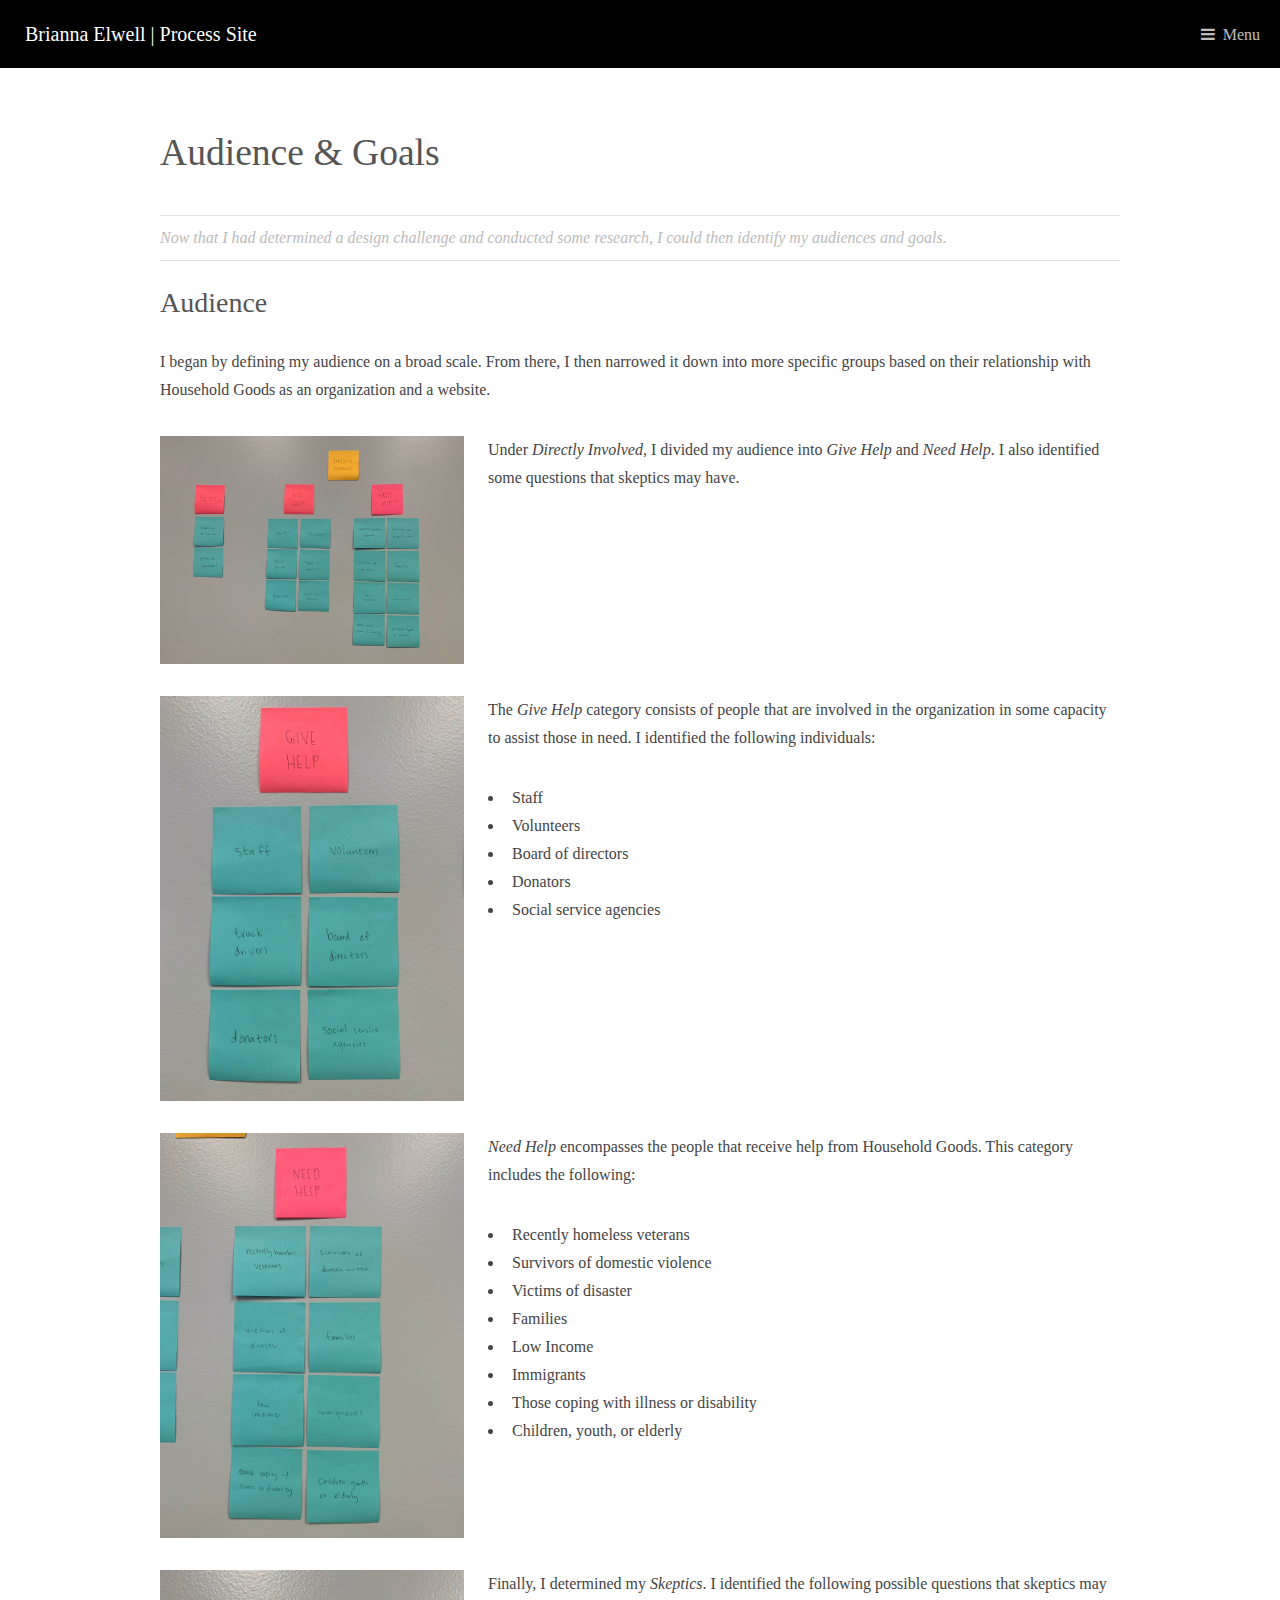
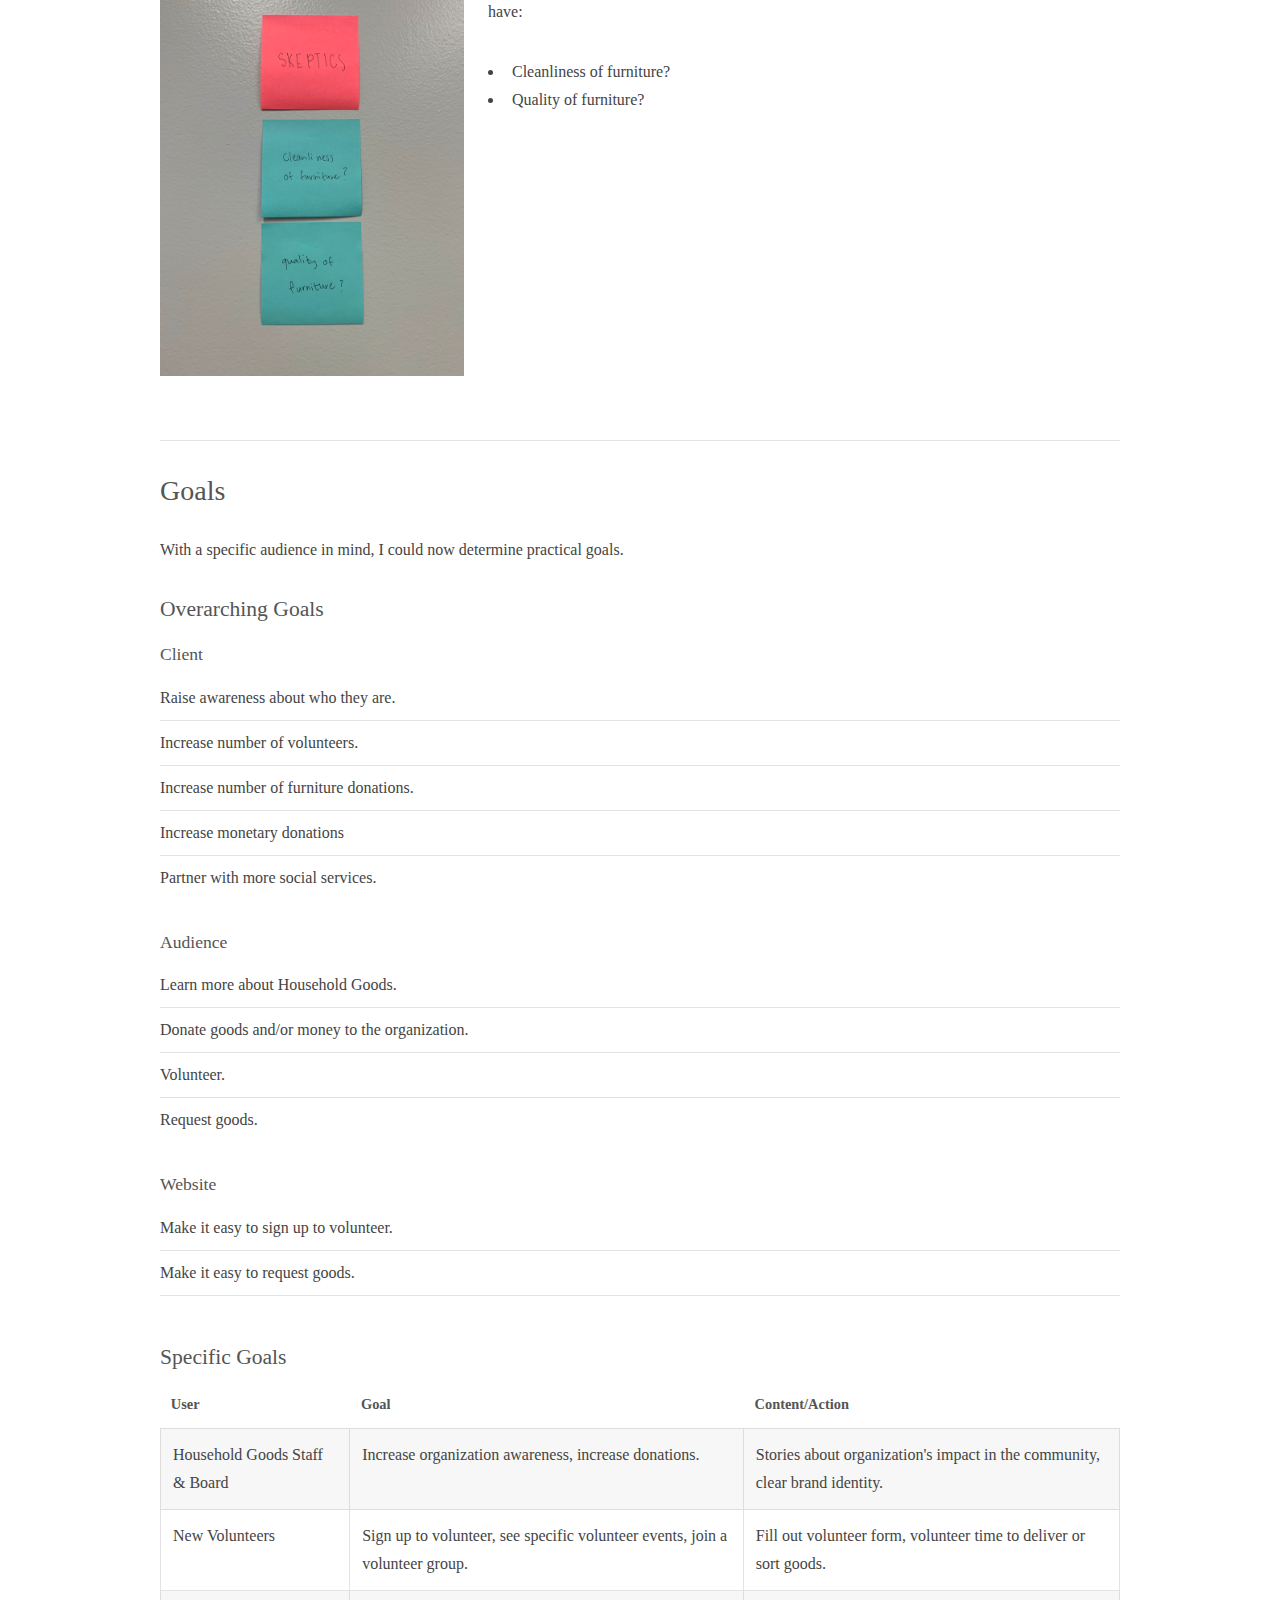
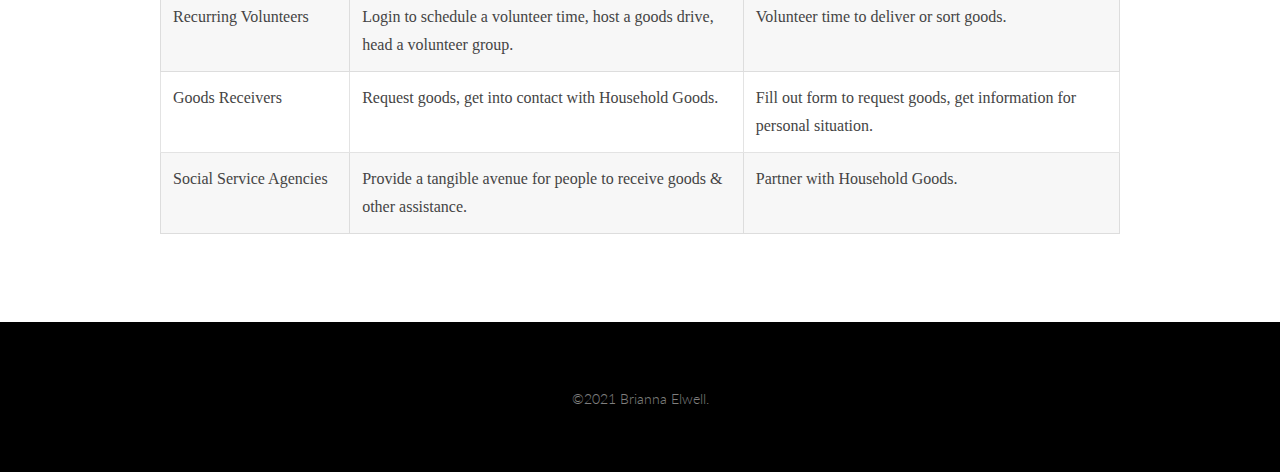
<file: audience-and-goals.html>
<!DOCTYPE HTML>
<html lang="en">
	<head>
		<title>Brianna Elwell | Process Site</title>
		<meta charset="utf-8" />
		<meta name="viewport" content="width=device-width, initial-scale=1" />
		<link rel="stylesheet" href="assets/css/main.css" />
		<link rel="stylesheet" href="assets/css/custom.css" />
	</head>
	<body>

		<!-- Header -->
			<header id="header">
				<a href="index.html" class="logo">Brianna Elwell | Process Site</a>
				<nav>
					<a href="#menu">Menu</a>
				</nav>
			</header>

		<!-- Nav -->
			<nav id="menu">
				<ul class="links">
					<li><a href="index.html">Home</a></li>
					<li><a href="design-challenge.html">Design Challenge</a></li>
					<li><a href="research.html">Research</a></li>
					<li><a href="audience-and-goals.html">Audience & Goals</a></li>
					<li><a href="solution.html">Solution</a></li>
				</ul>
			</nav>

		<!-- Main -->
			<section id="main">
				<div class="inner">
					<header class="major special">
						<h1>Audience & Goals</h1>
						<p>Now that I had determined a design challenge and conducted some research, I could then identify my audiences and goals.</p>
					</header>

					<!-- Text -->
						<section>
						<h2>Audience</h2>
						<p>I began by defining my audience on a broad scale. From there, I then narrowed it down into more specific groups based on their relationship with Household Goods as an organization and a website.</p>
			
			<div class="row">
				<div class="4u"><span class="image fit"><img src="images/stickies-overview.jpg" alt="audience notes" /></span></div>
				<div class="8u$">
					<p>Under <i>Directly Involved</i>, I divided my audience into <i>Give Help</i> and <i>Need Help</i>. I also identified some questions that skeptics may have.</p>
				</div>
				<div class="4u"><span class="image fit"><img src="images/stickies-get-help.jpg" alt="audience notes" /></span></div>
				<div class="8u$">
					<p>The <i>Give Help</i> category consists of people that are involved in the organization in some capacity to assist those in need. I identified the following individuals:
						<ul>
							<li>Staff</li>
							<li>Volunteers</li>
							<li>Board of directors</li>
							<li>Donators</li>
							<li>Social service agencies</li>
						</ul>
					</p>
				</div>
				<div class="4u"><span class="image fit"><img src="images/stickies-need-help.jpg" alt="audience notes" /></span></div>
				<div class="8u$">
					<p><i>Need Help</i> encompasses the people that receive help from Household Goods. This category includes the following:
						<ul>
							<li>Recently homeless veterans</li>
							<li>Survivors of domestic violence</li>
							<li>Victims of disaster</li>
							<li>Families</li>
							<li>Low Income</li>
							<li>Immigrants</li>
							<li>Those coping with illness or disability</li>
							<li>Children, youth, or elderly</li>
						</ul>
					</p>
				</div>
				<div class="4u"><span class="image fit"><img src="images/stickies-skeptics.jpg" alt="audience notes" /></span></div>
				<div class="8u$">
					<p>Finally, I determined my <i>Skeptics</i>. I identified the following possible questions that skeptics may have:
						<ul>
							<li>Cleanliness of furniture?</li>
							<li>Quality of furniture?</li>
						</ul>
					</p>
				</div>
			</div>

			<hr />
							

							<h2>Goals</h2>
							<p>With a specific audience in mind, I could now determine practical goals.</p>
							

							<h3>Overarching Goals</h3>
							<h4>Client</h4>
							<ul class="alt">
								<li>Raise awareness about who they are.</li>
								<li>Increase number of volunteers.</li>
								<li>Increase number of furniture donations.</li>
								<li>Increase monetary donations</li>
								<li>Partner with more social services.</li>
							</ul>

							<h4>Audience</h4>
							<ul class="alt">
								<li>Learn more about Household Goods.</li>
								<li>Donate goods and/or money to the organization.</li>
								<li>Volunteer.</li>
								<li>Request goods.</li>
							</ul>

							<h4>Website</h4>
							<ul class="alt">
								<li>Make it easy to sign up to volunteer.</li>
								<li>Make it easy to request goods.</li>
								<li></li>
							</ul>
						

						<!-- Table -->
						<section>
							<h3>Specific Goals</h3>
							<div class="table-wrapper">
								<table class="alt">
									<thead>
										<tr>
											<th>User</th>
											<th>Goal</th>
											<th>Content/Action</th>
										</tr>
									</thead>
									<tbody>
										<tr>
											<td>Household Goods Staff & Board</td>
											<td>Increase organization awareness, increase donations.</td>
											<td>Stories about organization's impact in the community, clear brand identity.</td>
										</tr>
										<tr>
											<td>New Volunteers</td>
											<td>Sign up to volunteer, see specific volunteer events, join a volunteer group.</td>
											<td>Fill out volunteer form, volunteer time to deliver or sort goods.</td>
										</tr>
										<tr>
											<td>Recurring Volunteers</td>
											<td>Login to schedule a volunteer time, host a goods drive, head a volunteer group.</td>
											<td>Volunteer time to deliver or sort goods.</td>
										</tr>
										<tr>
											<td>Goods Receivers</td>
											<td>Request goods, get into contact with Household Goods.</td>
											<td>Fill out form to request goods, get information for personal situation.</td>
										</tr>
										<tr>
											<td>Social Service Agencies</td>
											<td>Provide a tangible avenue for people to receive goods & other assistance.</td>
											<td>Partner with Household Goods.</td>
										</tr>
									</tbody>
									<tfoot>
										<tr>
											<td colspan="2"></td>
										
										</tr>
									</tfoot>
								</table>
							</div>

						</section>


				</div>
			</section>

						

		<!-- Footer -->
		<footer id="footer">
			<div class="copyright">
				&copy;2021 Brianna Elwell.
			</div>
		</footer>

		<!-- Scripts -->
			<script src="assets/js/jquery.min.js"></script>
			<script src="assets/js/jquery.scrolly.min.js"></script>
			<script src="assets/js/skel.min.js"></script>
			<script src="assets/js/util.js"></script>
			<script src="assets/js/main.js"></script>

	</body>
</html>
</file>
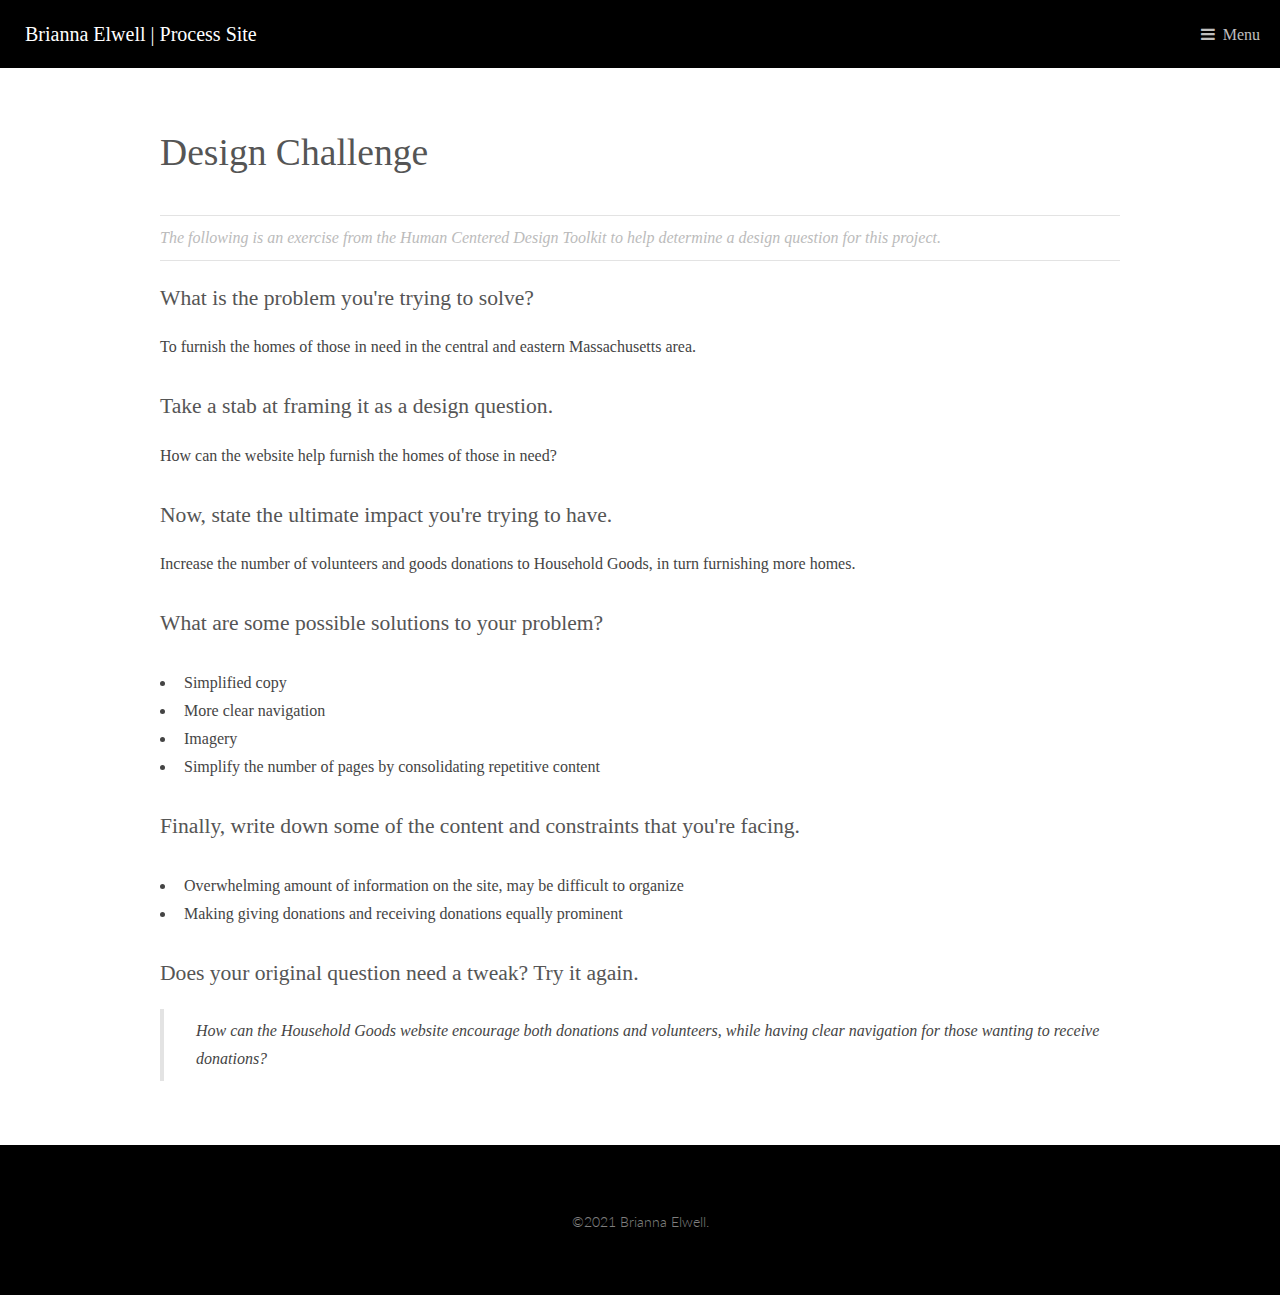
<file: design-challenge.html>
<!DOCTYPE HTML>
<html lang="en">
	<head>
		<title>Brianna Elwell | Process Site</title>
		<meta charset="utf-8" />
		<meta name="viewport" content="width=device-width, initial-scale=1" />
		<link rel="stylesheet" href="assets/css/main.css" />
		<link rel="stylesheet" href="assets/css/custom.css" />
	</head>
	<body>

		<!-- Header -->
			<header id="header">
				<a href="index.html" class="logo">Brianna Elwell | Process Site</a>
				<nav>
					<a href="#menu">Menu</a>
				</nav>
			</header>

		<!-- Nav -->
			<nav id="menu">
				<ul class="links">
					<li><a href="index.html">Home</a></li>
					<li><a href="design-challenge.html">Design Challenge</a></li>
					<li><a href="research.html">Research</a></li>
					<li><a href="audience-and-goals.html">Audience & Goals</a></li>
					<li><a href="solution.html">Solution</a></li>
				</ul>
			</nav>

		<!-- Main -->
			<section id="main">
				<div class="inner">
					<header>
						<h1>Design Challenge</h1>
						<p class="info">The following is an exercise from the Human Centered Design Toolkit to help determine a design question for this project.</p>
					</header>

					<h3>What is the problem you're trying to solve?</h3>
						<p>To furnish the homes of those in need in the central and eastern Massachusetts area.</p>

					<h3>Take a stab at framing it as a design question.</h3>
						<p>How can the website help furnish the homes of those in need?</p>
						
					<h3>Now, state the ultimate impact you're trying to have.</h3>
						<p>Increase the number of volunteers and goods donations to Household Goods, in turn furnishing more homes.</p>

					<h3>What are some possible solutions to your problem?</h3>
						<p>
							<ul>
								<li>Simplified copy</li>
								<li>More clear navigation</li>
								<li>Imagery</li>
								<li>Simplify the number of pages by consolidating repetitive content</li>
							</ul>
						</p>

					<h3>Finally, write down some of the content and constraints that you're facing.</h3>
						<p>
							<ul>
								<li>Overwhelming amount of information on the site, may be difficult to organize</li>
								<li>Making giving donations and receiving donations equally prominent</li>
							</ul>
						</p>

					<h3>Does your original question need a tweak? Try it again.</h3>
						<blockquote>How can the Household Goods website encourage both donations and volunteers, while having clear navigation for those wanting to receive donations?</blockquote>
				</div>
			</section>

		<!-- Footer -->
			<footer id="footer">
				<div class="copyright">
					&copy;2021 Brianna Elwell.
				</div>
			</footer>

		<!-- Scripts -->
			<script src="assets/js/jquery.min.js"></script>
			<script src="assets/js/jquery.scrolly.min.js"></script>
			<script src="assets/js/skel.min.js"></script>
			<script src="assets/js/util.js"></script>
			<script src="assets/js/main.js"></script>

	</body>
</html>
</file>
<file: assets/css/custom.css>
/*********************************************
 Main home banner customizations
 *********************************************/


#banner {
  background-image: url(../../images/image1.jpg);
  background-size: cover;
  color: rgba(0, 0, 0, 0.75);
  text-align: center;
  cursor: default;
  padding: 10em 4em 9em 4em;
}



/* If you want to change the banner button color. The following two css rules use a class called "redbtn".
You can call the class whatever you want, but in order for it to work, it needs to be
added to the button in the index html file as well.*/
#banner .button.redbtn {
  background-color: rgba(188, 46, 26, 1);
  box-shadow: none;
}

#banner .button.redbtn:hover {
  background-color: rgba(188, 46, 26, .8);
}



/*********************************************
 Write your css customizations below
 *********************************************/

 h1, h2, h3, h4, h5, h6, p, li, th, td, a, blockquote{
   font-family: Futura;
 }

a{
  font-weight: 500;
}

a.logo{
  font-weight: 300;
}

#brianna-elwell{
  font-weight: 500;
}

h1{
  font-weight: 500;
}

 h2{
   font-weight: 500;
 }

 h3{
   font-weight: 500;
 }

 h4{
   font-weight: 500;
 }

 h5{
   font-weight: 300;
 }

 p{
   font-weight: 200;
 }

li{
  font-weight: 200;
}

th{
  font-weight: 200;
}

td{
  font-weight: 200;
}
</file>
<file: assets/css/main.css>
@charset "UTF-8";
@import url(font-awesome.min.css);

/* If you want to change the typefaces being used. The first thing to do is change the font link below.
Then, you have to go through the css file to rename the fonts. The easist way is to find the rules in here
or by using the web inspector in the browser. Then, rewrite the css rules in the "custom.css" file. They will
take precedence the ones in this file. */
@import url("https://fonts.googleapis.com/css?family=Lato:300,700,300italic,700italic");

/* Reset */

z

	html, body, div, span, applet, object, iframe, h1, h2, h3, h4, h5, h6, p, blockquote, pre, a, abbr, acronym, address, big, cite, code, del, dfn, em, img, ins, kbd, q, s, samp, small, strike, strong, sub, sup, tt, var, b, u, i, center, dl, dt, dd, ol, ul, li, fieldset, form, label, legend, table, caption, tbody, tfoot, thead, tr, th, td, article, aside, canvas, details, embed, figure, figcaption, footer, header, hgroup, menu, nav, output, ruby, section, summary, time, mark, audio, video {
		margin: 0;
		padding: 0;
		border: 0;
		font-size: 100%;
		font: inherit;
		vertical-align: baseline;
	}

	article, aside, details, figcaption, figure, footer, header, hgroup, menu, nav, section {
		display: block;
	}

	body {
		line-height: 1;
	}

	ol, ul {
		list-style: none;
	}

	blockquote, q {
		quotes: none;
	}

	blockquote:before, blockquote:after, q:before, q:after {
		content: '';
		content: none;
	}

	table {
		border-collapse: collapse;
		border-spacing: 0;
	}

	body {
		-webkit-text-size-adjust: none;
	}

/* Box Model */

	*, *:before, *:after {
		-moz-box-sizing: border-box;
		-webkit-box-sizing: border-box;
		box-sizing: border-box;
	}

/* Containers */

	.container {
		margin-left: auto;
		margin-right: auto;
	}

	.container.\31 25\25 {
		width: 100%;
		max-width: 100em;
		min-width: 80em;
	}

	.container.\37 5\25 {
		width: 60em;
	}

	.container.\35 0\25 {
		width: 40em;
	}

	.container.\32 5\25 {
		width: 20em;
	}

	.container {
		width: 80em;
	}

	@media screen and (max-width: 1680px) {

		.container.\31 25\25 {
			width: 100%;
			max-width: 100em;
			min-width: 80em;
		}

		.container.\37 5\25 {
			width: 60em;
		}

		.container.\35 0\25 {
			width: 40em;
		}

		.container.\32 5\25 {
			width: 20em;
		}

		.container {
			width: 80em;
		}

	}

	@media screen and (max-width: 1280px) {

		.container.\31 25\25 {
			width: 100%;
			max-width: 81.25em;
			min-width: 65em;
		}

		.container.\37 5\25 {
			width: 48.75em;
		}

		.container.\35 0\25 {
			width: 32.5em;
		}

		.container.\32 5\25 {
			width: 16.25em;
		}

		.container {
			width: 65em;
		}

	}

	@media screen and (max-width: 980px) {

		.container.\31 25\25 {
			width: 100%;
			max-width: 112.5%;
			min-width: 90%;
		}

		.container.\37 5\25 {
			width: 67.5%;
		}

		.container.\35 0\25 {
			width: 45%;
		}

		.container.\32 5\25 {
			width: 22.5%;
		}

		.container {
			width: 90%;
		}

	}

	@media screen and (max-width: 736px) {

		.container.\31 25\25 {
			width: 100%;
			max-width: 112.5%;
			min-width: 90%;
		}

		.container.\37 5\25 {
			width: 67.5%;
		}

		.container.\35 0\25 {
			width: 45%;
		}

		.container.\32 5\25 {
			width: 22.5%;
		}

		.container {
			width: 90% !important;
		}

	}

	@media screen and (max-width: 480px) {

		.container.\31 25\25 {
			width: 100%;
			max-width: 112.5%;
			min-width: 90%;
		}

		.container.\37 5\25 {
			width: 67.5%;
		}

		.container.\35 0\25 {
			width: 45%;
		}

		.container.\32 5\25 {
			width: 22.5%;
		}

		.container {
			width: 90% !important;
		}

	}

/* Grid */

	.row {
		border-bottom: solid 1px transparent;
		-moz-box-sizing: border-box;
		-webkit-box-sizing: border-box;
		box-sizing: border-box;
	}

	.row > * {
		float: left;
		-moz-box-sizing: border-box;
		-webkit-box-sizing: border-box;
		box-sizing: border-box;
	}

	.row:after, .row:before {
		content: '';
		display: block;
		clear: both;
		height: 0;
	}

	.row.uniform > * > :first-child {
		margin-top: 0;
	}

	.row.uniform > * > :last-child {
		margin-bottom: 0;
	}

	.row.\30 \25 > * {
		padding: 0 0 0 0em;
	}

	.row.\30 \25 {
		margin: 0 0 -1px 0em;
	}

	.row.uniform.\30 \25 > * {
		padding: 0em 0 0 0em;
	}

	.row.uniform.\30 \25 {
		margin: 0em 0 -1px 0em;
	}

	.row > * {
		padding: 0 0 0 2em;
	}

	.row {
		margin: 0 0 -1px -2em;
	}

	.row.uniform > * {
		padding: 2em 0 0 2em;
	}

	.row.uniform {
		margin: -2em 0 -1px -2em;
	}

	.row.\32 00\25 > * {
		padding: 0 0 0 4em;
	}

	.row.\32 00\25 {
		margin: 0 0 -1px -4em;
	}

	.row.uniform.\32 00\25 > * {
		padding: 4em 0 0 4em;
	}

	.row.uniform.\32 00\25 {
		margin: -4em 0 -1px -4em;
	}

	.row.\31 50\25 > * {
		padding: 0 0 0 3em;
	}

	.row.\31 50\25 {
		margin: 0 0 -1px -3em;
	}

	.row.uniform.\31 50\25 > * {
		padding: 3em 0 0 3em;
	}

	.row.uniform.\31 50\25 {
		margin: -3em 0 -1px -3em;
	}

	.row.\35 0\25 > * {
		padding: 0 0 0 1em;
	}

	.row.\35 0\25 {
		margin: 0 0 -1px -1em;
	}

	.row.uniform.\35 0\25 > * {
		padding: 1em 0 0 1em;
	}

	.row.uniform.\35 0\25 {
		margin: -1em 0 -1px -1em;
	}

	.row.\32 5\25 > * {
		padding: 0 0 0 0.5em;
	}

	.row.\32 5\25 {
		margin: 0 0 -1px -0.5em;
	}

	.row.uniform.\32 5\25 > * {
		padding: 0.5em 0 0 0.5em;
	}

	.row.uniform.\32 5\25 {
		margin: -0.5em 0 -1px -0.5em;
	}

	.\31 2u, .\31 2u\24 {
		width: 100%;
		clear: none;
		margin-left: 0;
	}

	.\31 1u, .\31 1u\24 {
		width: 91.6666666667%;
		clear: none;
		margin-left: 0;
	}

	.\31 0u, .\31 0u\24 {
		width: 83.3333333333%;
		clear: none;
		margin-left: 0;
	}

	.\39 u, .\39 u\24 {
		width: 75%;
		clear: none;
		margin-left: 0;
	}

	.\38 u, .\38 u\24 {
		width: 66.6666666667%;
		clear: none;
		margin-left: 0;
	}

	.\37 u, .\37 u\24 {
		width: 58.3333333333%;
		clear: none;
		margin-left: 0;
	}

	.\36 u, .\36 u\24 {
		width: 50%;
		clear: none;
		margin-left: 0;
	}

	.\35 u, .\35 u\24 {
		width: 41.6666666667%;
		clear: none;
		margin-left: 0;
	}

	.\34 u, .\34 u\24 {
		width: 33.3333333333%;
		clear: none;
		margin-left: 0;
	}

	.\33 u, .\33 u\24 {
		width: 25%;
		clear: none;
		margin-left: 0;
	}

	.\32 u, .\32 u\24 {
		width: 16.6666666667%;
		clear: none;
		margin-left: 0;
	}

	.\31 u, .\31 u\24 {
		width: 8.3333333333%;
		clear: none;
		margin-left: 0;
	}

	.\31 2u\24 + *,
	.\31 1u\24 + *,
	.\31 0u\24 + *,
	.\39 u\24 + *,
	.\38 u\24 + *,
	.\37 u\24 + *,
	.\36 u\24 + *,
	.\35 u\24 + *,
	.\34 u\24 + *,
	.\33 u\24 + *,
	.\32 u\24 + *,
	.\31 u\24 + * {
		clear: left;
	}

	.\-11u {
		margin-left: 91.66667%;
	}

	.\-10u {
		margin-left: 83.33333%;
	}

	.\-9u {
		margin-left: 75%;
	}

	.\-8u {
		margin-left: 66.66667%;
	}

	.\-7u {
		margin-left: 58.33333%;
	}

	.\-6u {
		margin-left: 50%;
	}

	.\-5u {
		margin-left: 41.66667%;
	}

	.\-4u {
		margin-left: 33.33333%;
	}

	.\-3u {
		margin-left: 25%;
	}

	.\-2u {
		margin-left: 16.66667%;
	}

	.\-1u {
		margin-left: 8.33333%;
	}

	@media screen and (max-width: 1680px) {

		.row > * {
			padding: 0 0 0 2em;
		}

		.row {
			margin: 0 0 -1px -2em;
		}

		.row.uniform > * {
			padding: 2em 0 0 2em;
		}

		.row.uniform {
			margin: -2em 0 -1px -2em;
		}

		.row.\32 00\25 > * {
			padding: 0 0 0 4em;
		}

		.row.\32 00\25 {
			margin: 0 0 -1px -4em;
		}

		.row.uniform.\32 00\25 > * {
			padding: 4em 0 0 4em;
		}

		.row.uniform.\32 00\25 {
			margin: -4em 0 -1px -4em;
		}

		.row.\31 50\25 > * {
			padding: 0 0 0 3em;
		}

		.row.\31 50\25 {
			margin: 0 0 -1px -3em;
		}

		.row.uniform.\31 50\25 > * {
			padding: 3em 0 0 3em;
		}

		.row.uniform.\31 50\25 {
			margin: -3em 0 -1px -3em;
		}

		.row.\35 0\25 > * {
			padding: 0 0 0 1em;
		}

		.row.\35 0\25 {
			margin: 0 0 -1px -1em;
		}

		.row.uniform.\35 0\25 > * {
			padding: 1em 0 0 1em;
		}

		.row.uniform.\35 0\25 {
			margin: -1em 0 -1px -1em;
		}

		.row.\32 5\25 > * {
			padding: 0 0 0 0.5em;
		}

		.row.\32 5\25 {
			margin: 0 0 -1px -0.5em;
		}

		.row.uniform.\32 5\25 > * {
			padding: 0.5em 0 0 0.5em;
		}

		.row.uniform.\32 5\25 {
			margin: -0.5em 0 -1px -0.5em;
		}

		.\31 2u\28xlarge\29, .\31 2u\24\28xlarge\29 {
			width: 100%;
			clear: none;
			margin-left: 0;
		}

		.\31 1u\28xlarge\29, .\31 1u\24\28xlarge\29 {
			width: 91.6666666667%;
			clear: none;
			margin-left: 0;
		}

		.\31 0u\28xlarge\29, .\31 0u\24\28xlarge\29 {
			width: 83.3333333333%;
			clear: none;
			margin-left: 0;
		}

		.\39 u\28xlarge\29, .\39 u\24\28xlarge\29 {
			width: 75%;
			clear: none;
			margin-left: 0;
		}

		.\38 u\28xlarge\29, .\38 u\24\28xlarge\29 {
			width: 66.6666666667%;
			clear: none;
			margin-left: 0;
		}

		.\37 u\28xlarge\29, .\37 u\24\28xlarge\29 {
			width: 58.3333333333%;
			clear: none;
			margin-left: 0;
		}

		.\36 u\28xlarge\29, .\36 u\24\28xlarge\29 {
			width: 50%;
			clear: none;
			margin-left: 0;
		}

		.\35 u\28xlarge\29, .\35 u\24\28xlarge\29 {
			width: 41.6666666667%;
			clear: none;
			margin-left: 0;
		}

		.\34 u\28xlarge\29, .\34 u\24\28xlarge\29 {
			width: 33.3333333333%;
			clear: none;
			margin-left: 0;
		}

		.\33 u\28xlarge\29, .\33 u\24\28xlarge\29 {
			width: 25%;
			clear: none;
			margin-left: 0;
		}

		.\32 u\28xlarge\29, .\32 u\24\28xlarge\29 {
			width: 16.6666666667%;
			clear: none;
			margin-left: 0;
		}

		.\31 u\28xlarge\29, .\31 u\24\28xlarge\29 {
			width: 8.3333333333%;
			clear: none;
			margin-left: 0;
		}

		.\31 2u\24\28xlarge\29 + *,
		.\31 1u\24\28xlarge\29 + *,
		.\31 0u\24\28xlarge\29 + *,
		.\39 u\24\28xlarge\29 + *,
		.\38 u\24\28xlarge\29 + *,
		.\37 u\24\28xlarge\29 + *,
		.\36 u\24\28xlarge\29 + *,
		.\35 u\24\28xlarge\29 + *,
		.\34 u\24\28xlarge\29 + *,
		.\33 u\24\28xlarge\29 + *,
		.\32 u\24\28xlarge\29 + *,
		.\31 u\24\28xlarge\29 + * {
			clear: left;
		}

		.\-11u\28xlarge\29 {
			margin-left: 91.66667%;
		}

		.\-10u\28xlarge\29 {
			margin-left: 83.33333%;
		}

		.\-9u\28xlarge\29 {
			margin-left: 75%;
		}

		.\-8u\28xlarge\29 {
			margin-left: 66.66667%;
		}

		.\-7u\28xlarge\29 {
			margin-left: 58.33333%;
		}

		.\-6u\28xlarge\29 {
			margin-left: 50%;
		}

		.\-5u\28xlarge\29 {
			margin-left: 41.66667%;
		}

		.\-4u\28xlarge\29 {
			margin-left: 33.33333%;
		}

		.\-3u\28xlarge\29 {
			margin-left: 25%;
		}

		.\-2u\28xlarge\29 {
			margin-left: 16.66667%;
		}

		.\-1u\28xlarge\29 {
			margin-left: 8.33333%;
		}

	}

	@media screen and (max-width: 1280px) {

		.row > * {
			padding: 0 0 0 1.5em;
		}

		.row {
			margin: 0 0 -1px -1.5em;
		}

		.row.uniform > * {
			padding: 1.5em 0 0 1.5em;
		}

		.row.uniform {
			margin: -1.5em 0 -1px -1.5em;
		}

		.row.\32 00\25 > * {
			padding: 0 0 0 3em;
		}

		.row.\32 00\25 {
			margin: 0 0 -1px -3em;
		}

		.row.uniform.\32 00\25 > * {
			padding: 3em 0 0 3em;
		}

		.row.uniform.\32 00\25 {
			margin: -3em 0 -1px -3em;
		}

		.row.\31 50\25 > * {
			padding: 0 0 0 2.25em;
		}

		.row.\31 50\25 {
			margin: 0 0 -1px -2.25em;
		}

		.row.uniform.\31 50\25 > * {
			padding: 2.25em 0 0 2.25em;
		}

		.row.uniform.\31 50\25 {
			margin: -2.25em 0 -1px -2.25em;
		}

		.row.\35 0\25 > * {
			padding: 0 0 0 0.75em;
		}

		.row.\35 0\25 {
			margin: 0 0 -1px -0.75em;
		}

		.row.uniform.\35 0\25 > * {
			padding: 0.75em 0 0 0.75em;
		}

		.row.uniform.\35 0\25 {
			margin: -0.75em 0 -1px -0.75em;
		}

		.row.\32 5\25 > * {
			padding: 0 0 0 0.375em;
		}

		.row.\32 5\25 {
			margin: 0 0 -1px -0.375em;
		}

		.row.uniform.\32 5\25 > * {
			padding: 0.375em 0 0 0.375em;
		}

		.row.uniform.\32 5\25 {
			margin: -0.375em 0 -1px -0.375em;
		}

		.\31 2u\28large\29, .\31 2u\24\28large\29 {
			width: 100%;
			clear: none;
			margin-left: 0;
		}

		.\31 1u\28large\29, .\31 1u\24\28large\29 {
			width: 91.6666666667%;
			clear: none;
			margin-left: 0;
		}

		.\31 0u\28large\29, .\31 0u\24\28large\29 {
			width: 83.3333333333%;
			clear: none;
			margin-left: 0;
		}

		.\39 u\28large\29, .\39 u\24\28large\29 {
			width: 75%;
			clear: none;
			margin-left: 0;
		}

		.\38 u\28large\29, .\38 u\24\28large\29 {
			width: 66.6666666667%;
			clear: none;
			margin-left: 0;
		}

		.\37 u\28large\29, .\37 u\24\28large\29 {
			width: 58.3333333333%;
			clear: none;
			margin-left: 0;
		}

		.\36 u\28large\29, .\36 u\24\28large\29 {
			width: 50%;
			clear: none;
			margin-left: 0;
		}

		.\35 u\28large\29, .\35 u\24\28large\29 {
			width: 41.6666666667%;
			clear: none;
			margin-left: 0;
		}

		.\34 u\28large\29, .\34 u\24\28large\29 {
			width: 33.3333333333%;
			clear: none;
			margin-left: 0;
		}

		.\33 u\28large\29, .\33 u\24\28large\29 {
			width: 25%;
			clear: none;
			margin-left: 0;
		}

		.\32 u\28large\29, .\32 u\24\28large\29 {
			width: 16.6666666667%;
			clear: none;
			margin-left: 0;
		}

		.\31 u\28large\29, .\31 u\24\28large\29 {
			width: 8.3333333333%;
			clear: none;
			margin-left: 0;
		}

		.\31 2u\24\28large\29 + *,
		.\31 1u\24\28large\29 + *,
		.\31 0u\24\28large\29 + *,
		.\39 u\24\28large\29 + *,
		.\38 u\24\28large\29 + *,
		.\37 u\24\28large\29 + *,
		.\36 u\24\28large\29 + *,
		.\35 u\24\28large\29 + *,
		.\34 u\24\28large\29 + *,
		.\33 u\24\28large\29 + *,
		.\32 u\24\28large\29 + *,
		.\31 u\24\28large\29 + * {
			clear: left;
		}

		.\-11u\28large\29 {
			margin-left: 91.66667%;
		}

		.\-10u\28large\29 {
			margin-left: 83.33333%;
		}

		.\-9u\28large\29 {
			margin-left: 75%;
		}

		.\-8u\28large\29 {
			margin-left: 66.66667%;
		}

		.\-7u\28large\29 {
			margin-left: 58.33333%;
		}

		.\-6u\28large\29 {
			margin-left: 50%;
		}

		.\-5u\28large\29 {
			margin-left: 41.66667%;
		}

		.\-4u\28large\29 {
			margin-left: 33.33333%;
		}

		.\-3u\28large\29 {
			margin-left: 25%;
		}

		.\-2u\28large\29 {
			margin-left: 16.66667%;
		}

		.\-1u\28large\29 {
			margin-left: 8.33333%;
		}

	}

	@media screen and (max-width: 980px) {

		.row > * {
			padding: 0 0 0 1.5em;
		}

		.row {
			margin: 0 0 -1px -1.5em;
		}

		.row.uniform > * {
			padding: 1.5em 0 0 1.5em;
		}

		.row.uniform {
			margin: -1.5em 0 -1px -1.5em;
		}

		.row.\32 00\25 > * {
			padding: 0 0 0 3em;
		}

		.row.\32 00\25 {
			margin: 0 0 -1px -3em;
		}

		.row.uniform.\32 00\25 > * {
			padding: 3em 0 0 3em;
		}

		.row.uniform.\32 00\25 {
			margin: -3em 0 -1px -3em;
		}

		.row.\31 50\25 > * {
			padding: 0 0 0 2.25em;
		}

		.row.\31 50\25 {
			margin: 0 0 -1px -2.25em;
		}

		.row.uniform.\31 50\25 > * {
			padding: 2.25em 0 0 2.25em;
		}

		.row.uniform.\31 50\25 {
			margin: -2.25em 0 -1px -2.25em;
		}

		.row.\35 0\25 > * {
			padding: 0 0 0 0.75em;
		}

		.row.\35 0\25 {
			margin: 0 0 -1px -0.75em;
		}

		.row.uniform.\35 0\25 > * {
			padding: 0.75em 0 0 0.75em;
		}

		.row.uniform.\35 0\25 {
			margin: -0.75em 0 -1px -0.75em;
		}

		.row.\32 5\25 > * {
			padding: 0 0 0 0.375em;
		}

		.row.\32 5\25 {
			margin: 0 0 -1px -0.375em;
		}

		.row.uniform.\32 5\25 > * {
			padding: 0.375em 0 0 0.375em;
		}

		.row.uniform.\32 5\25 {
			margin: -0.375em 0 -1px -0.375em;
		}

		.\31 2u\28medium\29, .\31 2u\24\28medium\29 {
			width: 100%;
			clear: none;
			margin-left: 0;
		}

		.\31 1u\28medium\29, .\31 1u\24\28medium\29 {
			width: 91.6666666667%;
			clear: none;
			margin-left: 0;
		}

		.\31 0u\28medium\29, .\31 0u\24\28medium\29 {
			width: 83.3333333333%;
			clear: none;
			margin-left: 0;
		}

		.\39 u\28medium\29, .\39 u\24\28medium\29 {
			width: 75%;
			clear: none;
			margin-left: 0;
		}

		.\38 u\28medium\29, .\38 u\24\28medium\29 {
			width: 66.6666666667%;
			clear: none;
			margin-left: 0;
		}

		.\37 u\28medium\29, .\37 u\24\28medium\29 {
			width: 58.3333333333%;
			clear: none;
			margin-left: 0;
		}

		.\36 u\28medium\29, .\36 u\24\28medium\29 {
			width: 50%;
			clear: none;
			margin-left: 0;
		}

		.\35 u\28medium\29, .\35 u\24\28medium\29 {
			width: 41.6666666667%;
			clear: none;
			margin-left: 0;
		}

		.\34 u\28medium\29, .\34 u\24\28medium\29 {
			width: 33.3333333333%;
			clear: none;
			margin-left: 0;
		}

		.\33 u\28medium\29, .\33 u\24\28medium\29 {
			width: 25%;
			clear: none;
			margin-left: 0;
		}

		.\32 u\28medium\29, .\32 u\24\28medium\29 {
			width: 16.6666666667%;
			clear: none;
			margin-left: 0;
		}

		.\31 u\28medium\29, .\31 u\24\28medium\29 {
			width: 8.3333333333%;
			clear: none;
			margin-left: 0;
		}

		.\31 2u\24\28medium\29 + *,
		.\31 1u\24\28medium\29 + *,
		.\31 0u\24\28medium\29 + *,
		.\39 u\24\28medium\29 + *,
		.\38 u\24\28medium\29 + *,
		.\37 u\24\28medium\29 + *,
		.\36 u\24\28medium\29 + *,
		.\35 u\24\28medium\29 + *,
		.\34 u\24\28medium\29 + *,
		.\33 u\24\28medium\29 + *,
		.\32 u\24\28medium\29 + *,
		.\31 u\24\28medium\29 + * {
			clear: left;
		}

		.\-11u\28medium\29 {
			margin-left: 91.66667%;
		}

		.\-10u\28medium\29 {
			margin-left: 83.33333%;
		}

		.\-9u\28medium\29 {
			margin-left: 75%;
		}

		.\-8u\28medium\29 {
			margin-left: 66.66667%;
		}

		.\-7u\28medium\29 {
			margin-left: 58.33333%;
		}

		.\-6u\28medium\29 {
			margin-left: 50%;
		}

		.\-5u\28medium\29 {
			margin-left: 41.66667%;
		}

		.\-4u\28medium\29 {
			margin-left: 33.33333%;
		}

		.\-3u\28medium\29 {
			margin-left: 25%;
		}

		.\-2u\28medium\29 {
			margin-left: 16.66667%;
		}

		.\-1u\28medium\29 {
			margin-left: 8.33333%;
		}

	}

	@media screen and (max-width: 736px) {

		.row > * {
			padding: 0 0 0 1.25em;
		}

		.row {
			margin: 0 0 -1px -1.25em;
		}

		.row.uniform > * {
			padding: 1.25em 0 0 1.25em;
		}

		.row.uniform {
			margin: -1.25em 0 -1px -1.25em;
		}

		.row.\32 00\25 > * {
			padding: 0 0 0 2.5em;
		}

		.row.\32 00\25 {
			margin: 0 0 -1px -2.5em;
		}

		.row.uniform.\32 00\25 > * {
			padding: 2.5em 0 0 2.5em;
		}

		.row.uniform.\32 00\25 {
			margin: -2.5em 0 -1px -2.5em;
		}

		.row.\31 50\25 > * {
			padding: 0 0 0 1.875em;
		}

		.row.\31 50\25 {
			margin: 0 0 -1px -1.875em;
		}

		.row.uniform.\31 50\25 > * {
			padding: 1.875em 0 0 1.875em;
		}

		.row.uniform.\31 50\25 {
			margin: -1.875em 0 -1px -1.875em;
		}

		.row.\35 0\25 > * {
			padding: 0 0 0 0.625em;
		}

		.row.\35 0\25 {
			margin: 0 0 -1px -0.625em;
		}

		.row.uniform.\35 0\25 > * {
			padding: 0.625em 0 0 0.625em;
		}

		.row.uniform.\35 0\25 {
			margin: -0.625em 0 -1px -0.625em;
		}

		.row.\32 5\25 > * {
			padding: 0 0 0 0.3125em;
		}

		.row.\32 5\25 {
			margin: 0 0 -1px -0.3125em;
		}

		.row.uniform.\32 5\25 > * {
			padding: 0.3125em 0 0 0.3125em;
		}

		.row.uniform.\32 5\25 {
			margin: -0.3125em 0 -1px -0.3125em;
		}

		.\31 2u\28small\29, .\31 2u\24\28small\29 {
			width: 100%;
			clear: none;
			margin-left: 0;
		}

		.\31 1u\28small\29, .\31 1u\24\28small\29 {
			width: 91.6666666667%;
			clear: none;
			margin-left: 0;
		}

		.\31 0u\28small\29, .\31 0u\24\28small\29 {
			width: 83.3333333333%;
			clear: none;
			margin-left: 0;
		}

		.\39 u\28small\29, .\39 u\24\28small\29 {
			width: 75%;
			clear: none;
			margin-left: 0;
		}

		.\38 u\28small\29, .\38 u\24\28small\29 {
			width: 66.6666666667%;
			clear: none;
			margin-left: 0;
		}

		.\37 u\28small\29, .\37 u\24\28small\29 {
			width: 58.3333333333%;
			clear: none;
			margin-left: 0;
		}

		.\36 u\28small\29, .\36 u\24\28small\29 {
			width: 50%;
			clear: none;
			margin-left: 0;
		}

		.\35 u\28small\29, .\35 u\24\28small\29 {
			width: 41.6666666667%;
			clear: none;
			margin-left: 0;
		}

		.\34 u\28small\29, .\34 u\24\28small\29 {
			width: 33.3333333333%;
			clear: none;
			margin-left: 0;
		}

		.\33 u\28small\29, .\33 u\24\28small\29 {
			width: 25%;
			clear: none;
			margin-left: 0;
		}

		.\32 u\28small\29, .\32 u\24\28small\29 {
			width: 16.6666666667%;
			clear: none;
			margin-left: 0;
		}

		.\31 u\28small\29, .\31 u\24\28small\29 {
			width: 8.3333333333%;
			clear: none;
			margin-left: 0;
		}

		.\31 2u\24\28small\29 + *,
		.\31 1u\24\28small\29 + *,
		.\31 0u\24\28small\29 + *,
		.\39 u\24\28small\29 + *,
		.\38 u\24\28small\29 + *,
		.\37 u\24\28small\29 + *,
		.\36 u\24\28small\29 + *,
		.\35 u\24\28small\29 + *,
		.\34 u\24\28small\29 + *,
		.\33 u\24\28small\29 + *,
		.\32 u\24\28small\29 + *,
		.\31 u\24\28small\29 + * {
			clear: left;
		}

		.\-11u\28small\29 {
			margin-left: 91.66667%;
		}

		.\-10u\28small\29 {
			margin-left: 83.33333%;
		}

		.\-9u\28small\29 {
			margin-left: 75%;
		}

		.\-8u\28small\29 {
			margin-left: 66.66667%;
		}

		.\-7u\28small\29 {
			margin-left: 58.33333%;
		}

		.\-6u\28small\29 {
			margin-left: 50%;
		}

		.\-5u\28small\29 {
			margin-left: 41.66667%;
		}

		.\-4u\28small\29 {
			margin-left: 33.33333%;
		}

		.\-3u\28small\29 {
			margin-left: 25%;
		}

		.\-2u\28small\29 {
			margin-left: 16.66667%;
		}

		.\-1u\28small\29 {
			margin-left: 8.33333%;
		}

	}

	@media screen and (max-width: 480px) {

		.row > * {
			padding: 0 0 0 1.25em;
		}

		.row {
			margin: 0 0 -1px -1.25em;
		}

		.row.uniform > * {
			padding: 1.25em 0 0 1.25em;
		}

		.row.uniform {
			margin: -1.25em 0 -1px -1.25em;
		}

		.row.\32 00\25 > * {
			padding: 0 0 0 2.5em;
		}

		.row.\32 00\25 {
			margin: 0 0 -1px -2.5em;
		}

		.row.uniform.\32 00\25 > * {
			padding: 2.5em 0 0 2.5em;
		}

		.row.uniform.\32 00\25 {
			margin: -2.5em 0 -1px -2.5em;
		}

		.row.\31 50\25 > * {
			padding: 0 0 0 1.875em;
		}

		.row.\31 50\25 {
			margin: 0 0 -1px -1.875em;
		}

		.row.uniform.\31 50\25 > * {
			padding: 1.875em 0 0 1.875em;
		}

		.row.uniform.\31 50\25 {
			margin: -1.875em 0 -1px -1.875em;
		}

		.row.\35 0\25 > * {
			padding: 0 0 0 0.625em;
		}

		.row.\35 0\25 {
			margin: 0 0 -1px -0.625em;
		}

		.row.uniform.\35 0\25 > * {
			padding: 0.625em 0 0 0.625em;
		}

		.row.uniform.\35 0\25 {
			margin: -0.625em 0 -1px -0.625em;
		}

		.row.\32 5\25 > * {
			padding: 0 0 0 0.3125em;
		}

		.row.\32 5\25 {
			margin: 0 0 -1px -0.3125em;
		}

		.row.uniform.\32 5\25 > * {
			padding: 0.3125em 0 0 0.3125em;
		}

		.row.uniform.\32 5\25 {
			margin: -0.3125em 0 -1px -0.3125em;
		}

		.\31 2u\28xsmall\29, .\31 2u\24\28xsmall\29 {
			width: 100%;
			clear: none;
			margin-left: 0;
		}

		.\31 1u\28xsmall\29, .\31 1u\24\28xsmall\29 {
			width: 91.6666666667%;
			clear: none;
			margin-left: 0;
		}

		.\31 0u\28xsmall\29, .\31 0u\24\28xsmall\29 {
			width: 83.3333333333%;
			clear: none;
			margin-left: 0;
		}

		.\39 u\28xsmall\29, .\39 u\24\28xsmall\29 {
			width: 75%;
			clear: none;
			margin-left: 0;
		}

		.\38 u\28xsmall\29, .\38 u\24\28xsmall\29 {
			width: 66.6666666667%;
			clear: none;
			margin-left: 0;
		}

		.\37 u\28xsmall\29, .\37 u\24\28xsmall\29 {
			width: 58.3333333333%;
			clear: none;
			margin-left: 0;
		}

		.\36 u\28xsmall\29, .\36 u\24\28xsmall\29 {
			width: 50%;
			clear: none;
			margin-left: 0;
		}

		.\35 u\28xsmall\29, .\35 u\24\28xsmall\29 {
			width: 41.6666666667%;
			clear: none;
			margin-left: 0;
		}

		.\34 u\28xsmall\29, .\34 u\24\28xsmall\29 {
			width: 33.3333333333%;
			clear: none;
			margin-left: 0;
		}

		.\33 u\28xsmall\29, .\33 u\24\28xsmall\29 {
			width: 25%;
			clear: none;
			margin-left: 0;
		}

		.\32 u\28xsmall\29, .\32 u\24\28xsmall\29 {
			width: 16.6666666667%;
			clear: none;
			margin-left: 0;
		}

		.\31 u\28xsmall\29, .\31 u\24\28xsmall\29 {
			width: 8.3333333333%;
			clear: none;
			margin-left: 0;
		}

		.\31 2u\24\28xsmall\29 + *,
		.\31 1u\24\28xsmall\29 + *,
		.\31 0u\24\28xsmall\29 + *,
		.\39 u\24\28xsmall\29 + *,
		.\38 u\24\28xsmall\29 + *,
		.\37 u\24\28xsmall\29 + *,
		.\36 u\24\28xsmall\29 + *,
		.\35 u\24\28xsmall\29 + *,
		.\34 u\24\28xsmall\29 + *,
		.\33 u\24\28xsmall\29 + *,
		.\32 u\24\28xsmall\29 + *,
		.\31 u\24\28xsmall\29 + * {
			clear: left;
		}

		.\-11u\28xsmall\29 {
			margin-left: 91.66667%;
		}

		.\-10u\28xsmall\29 {
			margin-left: 83.33333%;
		}

		.\-9u\28xsmall\29 {
			margin-left: 75%;
		}

		.\-8u\28xsmall\29 {
			margin-left: 66.66667%;
		}

		.\-7u\28xsmall\29 {
			margin-left: 58.33333%;
		}

		.\-6u\28xsmall\29 {
			margin-left: 50%;
		}

		.\-5u\28xsmall\29 {
			margin-left: 41.66667%;
		}

		.\-4u\28xsmall\29 {
			margin-left: 33.33333%;
		}

		.\-3u\28xsmall\29 {
			margin-left: 25%;
		}

		.\-2u\28xsmall\29 {
			margin-left: 16.66667%;
		}

		.\-1u\28xsmall\29 {
			margin-left: 8.33333%;
		}

	}

/* Basic */

	@-ms-viewport {
		width: device-width;
	}

	body {
		-ms-overflow-style: scrollbar;
	}

	@media screen and (max-width: 480px) {

		html, body {
			min-width: 320px;
		}

	}

	body {
		background: #fff;
	}

		body.is-loading *, body.is-loading *:before, body.is-loading *:after {
			-moz-animation: none !important;
			-webkit-animation: none !important;
			-ms-animation: none !important;
			animation: none !important;
			-moz-transition: none !important;
			-webkit-transition: none !important;
			-ms-transition: none !important;
			transition: none !important;
		}

/* Type */

	body {
		background-color: #fff;
		color: #444;
	}

	body, input, select, textarea {
		font-family: "Lato", Arial, Helvetica, sans-serif;
		font-size: 16pt;
		font-weight: 300;
		line-height: 1.75;
	}

		@media screen and (max-width: 1680px) {

			body, input, select, textarea {
				font-size: 13pt;
			}

		}

		@media screen and (max-width: 1280px) {

			body, input, select, textarea {
				font-size: 12pt;
			}

		}

	a {
		text-decoration: none;
	}

		a:hover {
			text-decoration: underline;
		}

	strong, b {
		font-weight: 700;
	}

	em, i {
		font-style: italic;
	}

	p {
		margin: 0 0 2em 0;
	}

	h1, h2, h3, h4, h5, h6 {
		font-weight: 700;
		line-height: 1.25;
		margin: 0 0 1em 0;
	}

		h1 a, h2 a, h3 a, h4 a, h5 a, h6 a {
			color: inherit;
		}

	h1 {
		font-size: 2.35em;
	}

	h2 {
		font-size: 1.75em;
	}

	h3 {
		font-size: 1.35em;
	}

	h4 {
		font-size: 1.1em;
	}

	h5 {
		font-size: 0.9em;
	}

	h6 {
		font-size: 0.7em;
	}

	sub {
		font-size: 0.8em;
		position: relative;
		top: 0.5em;
	}

	sup {
		font-size: 0.8em;
		position: relative;
		top: -0.5em;
	}

	blockquote {
		border-left: solid 4px;
		font-style: italic;
		margin: 0 0 2em 0;
		padding: 0.5em 0 0.5em 2em;
	}

	code {
		border-radius: 0;
		border: solid 1px;
		font-family: "Courier New", monospace;
		font-size: 0.9em;
		margin: 0 0.25em;
		padding: 0.25em 0.65em;
	}

	pre {
		-webkit-overflow-scrolling: touch;
		font-family: "Courier New", monospace;
		font-size: 0.9em;
		margin: 0 0 2em 0;
	}

		pre code {
			display: block;
			line-height: 1.75;
			padding: 1em 1.5em;
			overflow-x: auto;
		}

	hr {
		border: 0;
		border-bottom: solid 1px;
		margin: 2em 0;
	}

		hr.major {
			margin: 3em 0;
		}

	.align-left {
		text-align: left;
	}

	.align-center {
		text-align: center;
	}

	.align-right {
		text-align: right;
	}

	input, select, textarea {
		color: #555;
	}

	a {
		color: #1abc9c;
	}

	strong, b {
		color: #555;
	}

	h1, h2, h3, h4, h5, h6 {
		color: #555;
	}

	blockquote {
		border-left-color: rgba(144, 144, 144, 0.25);
	}

	code {
		background: rgba(144, 144, 144, 0.075);
		border-color: rgba(144, 144, 144, 0.25);
	}

	hr {
		border-bottom-color: rgba(144, 144, 144, 0.25);
	}

/* Box */

	.box {
		border-radius: 0;
		border: solid 1px;
		margin-bottom: 2em;
		padding: 1.5em;
	}

		.box > :last-child,
		.box > :last-child > :last-child,
		.box > :last-child > :last-child > :last-child {
			margin-bottom: 0;
		}

		.box.alt {
			border: 0;
			border-radius: 0;
			padding: 0;
		}

	.box {
		border-color: rgba(144, 144, 144, 0.25);
	}

/* Button */

	input[type="submit"],
	input[type="reset"],
	input[type="button"],
	button,
	.button {
		-moz-appearance: none;
		-webkit-appearance: none;
		-ms-appearance: none;
		appearance: none;
		-moz-transition: background-color 0.2s ease-in-out, color 0.2s ease-in-out;
		-webkit-transition: background-color 0.2s ease-in-out, color 0.2s ease-in-out;
		-ms-transition: background-color 0.2s ease-in-out, color 0.2s ease-in-out;
		transition: background-color 0.2s ease-in-out, color 0.2s ease-in-out;
		border-radius: 0;
		border: 0;
		cursor: pointer;
		display: inline-block;
		font-weight: 700;
		height: 3em;
		line-height: 3em;
		padding: 0 2.5em;
		text-align: center;
		text-decoration: none;
		white-space: nowrap;
	}

		input[type="submit"]:hover,
		input[type="reset"]:hover,
		input[type="button"]:hover,
		button:hover,
		.button:hover {
			text-decoration: none;
		}

		input[type="submit"].icon,
		input[type="reset"].icon,
		input[type="button"].icon,
		button.icon,
		.button.icon {
			padding-left: 1.35em;
		}

			input[type="submit"].icon:before,
			input[type="reset"].icon:before,
			input[type="button"].icon:before,
			button.icon:before,
			.button.icon:before {
				margin-right: 0.5em;
			}

		input[type="submit"].fit,
		input[type="reset"].fit,
		input[type="button"].fit,
		button.fit,
		.button.fit {
			display: block;
			margin: 0 0 1em 0;
			width: 100%;
		}

		input[type="submit"].small,
		input[type="reset"].small,
		input[type="button"].small,
		button.small,
		.button.small {
			font-size: 0.8em;
		}

		input[type="submit"].big,
		input[type="reset"].big,
		input[type="button"].big,
		button.big,
		.button.big {
			font-size: 1.25em;
		}

		input[type="submit"].disabled, input[type="submit"]:disabled,
		input[type="reset"].disabled,
		input[type="reset"]:disabled,
		input[type="button"].disabled,
		input[type="button"]:disabled,
		button.disabled,
		button:disabled,
		.button.disabled,
		.button:disabled {
			-moz-pointer-events: none;
			-webkit-pointer-events: none;
			-ms-pointer-events: none;
			pointer-events: none;
			opacity: 0.25;
		}

		@media screen and (max-width: 480px) {

			input[type="submit"],
			input[type="reset"],
			input[type="button"],
			button,
			.button {
				padding: 0;
			}

		}

	input[type="submit"],
	input[type="reset"],
	input[type="button"],
	button,
	.button {
		background-color: #1abc9c;
		color: #fff !important;
	}

		input[type="submit"]:hover,
		input[type="reset"]:hover,
		input[type="button"]:hover,
		button:hover,
		.button:hover {
			background-color: #1dd2af;
		}

		input[type="submit"]:active,
		input[type="reset"]:active,
		input[type="button"]:active,
		button:active,
		.button:active {
			background-color: #17a689;
		}

		input[type="submit"].alt,
		input[type="reset"].alt,
		input[type="button"].alt,
		button.alt,
		.button.alt {
			background-color: transparent;
			box-shadow: inset 0 0 0 2px rgba(144, 144, 144, 0.25);
			color: #555 !important;
		}

			input[type="submit"].alt:hover,
			input[type="reset"].alt:hover,
			input[type="button"].alt:hover,
			button.alt:hover,
			.button.alt:hover {
				background-color: rgba(144, 144, 144, 0.075);
			}

			input[type="submit"].alt:active,
			input[type="reset"].alt:active,
			input[type="button"].alt:active,
			button.alt:active,
			.button.alt:active {
				background-color: rgba(144, 144, 144, 0.2);
			}

			input[type="submit"].alt.icon:before,
			input[type="reset"].alt.icon:before,
			input[type="button"].alt.icon:before,
			button.alt.icon:before,
			.button.alt.icon:before {
				color: #bbb;
			}

		input[type="submit"].special,
		input[type="reset"].special,
		input[type="button"].special,
		button.special,
		.button.special {
			background-color: #3498db;
			color: #fff !important;
		}

			input[type="submit"].special:hover,
			input[type="reset"].special:hover,
			input[type="button"].special:hover,
			button.special:hover,
			.button.special:hover {
				background-color: #4aa3df;
			}

			input[type="submit"].special:active,
			input[type="reset"].special:active,
			input[type="button"].special:active,
			button.special:active,
			.button.special:active {
				background-color: #258cd1;
			}

/* Form */

	form {
		margin: 0 0 2em 0;
	}

	label {
		display: block;
		font-size: 0.9em;
		font-weight: 700;
		margin: 0 0 1em 0;
	}

	input[type="text"],
	input[type="password"],
	input[type="email"],
	select,
	textarea {
		-moz-appearance: none;
		-webkit-appearance: none;
		-ms-appearance: none;
		appearance: none;
		border-radius: 0;
		border: none;
		border: solid 1px;
		color: inherit;
		display: block;
		outline: 0;
		padding: 0 1em;
		text-decoration: none;
		width: 100%;
	}

		input[type="text"]:invalid,
		input[type="password"]:invalid,
		input[type="email"]:invalid,
		select:invalid,
		textarea:invalid {
			box-shadow: none;
		}

	.select-wrapper {
		text-decoration: none;
		display: block;
		position: relative;
	}

		.select-wrapper:before {
			-moz-osx-font-smoothing: grayscale;
			-webkit-font-smoothing: antialiased;
			font-family: FontAwesome;
			font-style: normal;
			font-weight: normal;
			text-transform: none !important;
		}

		.select-wrapper:before {
			content: '\f078';
			display: block;
			height: 2.75em;
			line-height: 2.75em;
			pointer-events: none;
			position: absolute;
			right: 0;
			text-align: center;
			top: 0;
			width: 2.75em;
		}

		.select-wrapper select::-ms-expand {
			display: none;
		}

	input[type="text"],
	input[type="password"],
	input[type="email"],
	select {
		height: 2.75em;
	}

	textarea {
		padding: 0.75em 1em;
	}

	input[type="checkbox"],
	input[type="radio"] {
		-moz-appearance: none;
		-webkit-appearance: none;
		-ms-appearance: none;
		appearance: none;
		display: block;
		float: left;
		margin-right: -2em;
		opacity: 0;
		width: 1em;
		z-index: -1;
	}

		input[type="checkbox"] + label,
		input[type="radio"] + label {
			text-decoration: none;
			cursor: pointer;
			display: inline-block;
			font-size: 1em;
			font-weight: 300;
			padding-left: 2.4em;
			padding-right: 0.75em;
			position: relative;
		}

			input[type="checkbox"] + label:before,
			input[type="radio"] + label:before {
				-moz-osx-font-smoothing: grayscale;
				-webkit-font-smoothing: antialiased;
				font-family: FontAwesome;
				font-style: normal;
				font-weight: normal;
				text-transform: none !important;
			}

			input[type="checkbox"] + label:before,
			input[type="radio"] + label:before {
				border-radius: 0;
				border: solid 1px;
				content: '';
				display: inline-block;
				height: 1.65em;
				left: 0;
				line-height: 1.58125em;
				position: absolute;
				text-align: center;
				top: 0;
				width: 1.65em;
			}

		input[type="checkbox"]:checked + label:before,
		input[type="radio"]:checked + label:before {
			content: '\f00c';
		}

	input[type="checkbox"] + label:before {
		border-radius: 0;
	}

	input[type="radio"] + label:before {
		border-radius: 100%;
	}

	::-webkit-input-placeholder {
		opacity: 1.0;
	}

	:-moz-placeholder {
		opacity: 1.0;
	}

	::-moz-placeholder {
		opacity: 1.0;
	}

	:-ms-input-placeholder {
		opacity: 1.0;
	}

	.formerize-placeholder {
		opacity: 1.0;
	}

	label {
		color: #555;
	}

	input[type="text"],
	input[type="password"],
	input[type="email"],
	select,
	textarea {
		background: rgba(144, 144, 144, 0.075);
		border-color: rgba(144, 144, 144, 0.25);
	}

		input[type="text"]:focus,
		input[type="password"]:focus,
		input[type="email"]:focus,
		select:focus,
		textarea:focus {
			border-color: #fff;
			box-shadow: 0 0 0 1px #fff;
		}

	.select-wrapper:before {
		color: rgba(144, 144, 144, 0.25);
	}

	input[type="checkbox"] + label,
	input[type="radio"] + label {
		color: #444;
	}

		input[type="checkbox"] + label:before,
		input[type="radio"] + label:before {
			background: rgba(144, 144, 144, 0.075);
			border-color: rgba(144, 144, 144, 0.25);
		}

	input[type="checkbox"]:checked + label:before,
	input[type="radio"]:checked + label:before {
		background-color: #fff;
		border-color: #fff;
		color: #1abc9c;
	}

	input[type="checkbox"]:focus + label:before,
	input[type="radio"]:focus + label:before {
		border-color: #fff;
		box-shadow: 0 0 0 1px #fff;
	}

	::-webkit-input-placeholder {
		color: #bbb !important;
	}

	:-moz-placeholder {
		color: #bbb !important;
	}

	::-moz-placeholder {
		color: #bbb !important;
	}

	:-ms-input-placeholder {
		color: #bbb !important;
	}

	.formerize-placeholder {
		color: #bbb !important;
	}

/* Icon */

	.icon {
		text-decoration: none;
		border-bottom: none;
		position: relative;
		text-decoration: none !important;
	}

		.icon:before {
			-moz-osx-font-smoothing: grayscale;
			-webkit-font-smoothing: antialiased;
			font-family: FontAwesome;
			font-style: normal;
			font-weight: normal;
			text-transform: none !important;
		}

		.icon > .label {
			display: none;
		}

	.hc {
		height: 2em;
		width: 4em;
		position: absolute;
		left: 50%;
		bottom: 0;
		margin-left: -2em;
		display: block;
		border-radius: 90px 90px 0 0;
		color: #444;
		background: #fff;
	}

		.hc.up {
			border-radius: 0 0 90px 90px;
			top: 0;
			bottom: initial;
		}

		@media screen and (max-width: 980px) {

			.hc {
				display: none;
			}

		}

/* Image */

	.image {
		border: 0;
		display: inline-block;
		position: relative;
	}

		.image img {
			display: block;
		}

		.image.left, .image.right {
			max-width: 40%;
		}

			.image.left img, .image.right img {
				width: 100%;
			}

		.image.left {
			float: left;
			margin: 0 1.5em 1em 0;
			top: 0.25em;
		}

		.image.right {
			float: right;
			margin: 0 0 1em 1.5em;
			top: 0.25em;
		}

		.image.fit {
			display: block;
			margin: 0 0 2em 0;
			width: 100%;
		}

			.image.fit img {
				width: 100%;
			}

		.image.main {
			display: block;
			margin: 0 0 3em 0;
			width: 100%;
		}

			.image.main img {
				width: 100%;
			}

/* List */

	ol {
		list-style: decimal;
		margin: 0 0 2em 0;
		padding-left: 1.25em;
	}

		ol li {
			padding-left: 0.25em;
		}

	ul {
		list-style: disc;
		margin: 0 0 2em 0;
		padding-left: 1em;
	}

		ul li {
			padding-left: 0.5em;
		}

		ul.alt {
			list-style: none;
			padding-left: 0;
		}

			ul.alt li {
				border-top: solid 1px;
				padding: 0.5em 0;
			}

				ul.alt li:first-child {
					border-top: 0;
					padding-top: 0;
				}

		ul.icons {
			cursor: default;
			list-style: none;
			padding-left: 0;
		}

			ul.icons li {
				display: inline-block;
				padding: 0 1em 0 0;
			}

				ul.icons li:last-child {
					padding-right: 0;
				}

				ul.icons li .icon:before {
					font-size: 2em;
				}

		ul.actions {
			cursor: default;
			list-style: none;
			padding-left: 0;
		}

			ul.actions li {
				display: inline-block;
				padding: 0 1em 0 0;
				vertical-align: middle;
			}

				ul.actions li:last-child {
					padding-right: 0;
				}

			ul.actions.small li {
				padding: 0 0.5em 0 0;
			}

			ul.actions.vertical li {
				display: block;
				padding: 1em 0 0 0;
			}

				ul.actions.vertical li:first-child {
					padding-top: 0;
				}

				ul.actions.vertical li > * {
					margin-bottom: 0;
				}

			ul.actions.vertical.small li {
				padding: 0.5em 0 0 0;
			}

				ul.actions.vertical.small li:first-child {
					padding-top: 0;
				}

			ul.actions.fit {
				display: table;
				margin-left: -1em;
				padding: 0;
				table-layout: fixed;
				width: calc(100% + 1em);
			}

				ul.actions.fit li {
					display: table-cell;
					padding: 0 0 0 1em;
				}

					ul.actions.fit li > * {
						margin-bottom: 0;
					}

				ul.actions.fit.small {
					margin-left: -0.5em;
					width: calc(100% + 0.5em);
				}

					ul.actions.fit.small li {
						padding: 0 0 0 0.5em;
					}

			@media screen and (max-width: 480px) {

				ul.actions {
					margin: 0 0 2em 0;
				}

					ul.actions li {
						padding: 1em 0 0 0;
						display: block;
						text-align: center;
						width: 100%;
					}

						ul.actions li:first-child {
							padding-top: 0;
						}

						ul.actions li > * {
							width: 100%;
							margin: 0 !important;
						}

							ul.actions li > *.icon:before {
								margin-left: -2em;
							}

					ul.actions.small li {
						padding: 0.5em 0 0 0;
					}

						ul.actions.small li:first-child {
							padding-top: 0;
						}

			}

	dl {
		margin: 0 0 2em 0;
	}

		dl dt {
			display: block;
			font-weight: 700;
			margin: 0 0 1em 0;
		}

		dl dd {
			margin-left: 2em;
		}

	ul.alt li {
		border-top-color: rgba(144, 144, 144, 0.25);
	}

/* Section/Article */

	section.special, article.special {
		text-align: center;
	}

	header p {
		position: relative;
		margin: 0 0 1.5em 0;
	}

	header h2 + p {
		font-size: 1.25em;
		margin-top: -1em;
	}

	header h3 + p {
		font-size: 1.1em;
		margin-top: -0.8em;
	}

	header h4 + p,
	header h5 + p,
	header h6 + p {
		font-size: 0.9em;
		margin-top: -0.6em;
	}

	header p {
		color: #bbb;
	}

/* Table */

	.table-wrapper {
		-webkit-overflow-scrolling: touch;
		overflow-x: auto;
	}

	table {
		margin: 0 0 2em 0;
		width: 100%;
	}

		table tbody tr {
			border: solid 1px;
			border-left: 0;
			border-right: 0;
		}

		table td {
			padding: 0.75em 0.75em;
		}

		table th {
			font-size: 0.9em;
			font-weight: 700;
			padding: 0 0.75em 0.75em 0.75em;
			text-align: left;
		}

		table thead {
			border-bottom: solid 2px;
		}

		table tfoot {
			border-top: solid 2px;
		}

		table.alt {
			border-collapse: separate;
		}

			table.alt tbody tr td {
				border: solid 1px;
				border-left-width: 0;
				border-top-width: 0;
			}

				table.alt tbody tr td:first-child {
					border-left-width: 1px;
				}

			table.alt tbody tr:first-child td {
				border-top-width: 1px;
			}

			table.alt thead {
				border-bottom: 0;
			}

			table.alt tfoot {
				border-top: 0;
			}

	table tbody tr {
		border-color: rgba(144, 144, 144, 0.25);
	}

		table tbody tr:nth-child(2n + 1) {
			background-color: rgba(144, 144, 144, 0.075);
		}

	table th {
		color: #555;
	}

	table thead {
		border-bottom-color: rgba(144, 144, 144, 0.25);
	}

	table tfoot {
		border-top-color: rgba(144, 144, 144, 0.25);
	}

	table.alt tbody tr td {
		border-color: rgba(144, 144, 144, 0.25);
	}

/* Wrapper */

	.wrapper {
		position: relative;
	}

		.wrapper > .inner {
			margin: 0 auto;
			width: 60em;
		}

		.wrapper.style1 {
			background-color: #fff;
			color: #444;
		}

			.wrapper.style1 input, .wrapper.style1 select, .wrapper.style1 textarea {
				color: #1abc9c;
			}

			.wrapper.style1 a {
				color: #1abc9c;
			}

			.wrapper.style1 strong, .wrapper.style1 b {
				color: #1abc9c;
			}

			.wrapper.style1 h1, .wrapper.style1 h2, .wrapper.style1 h3, .wrapper.style1 h4, .wrapper.style1 h5, .wrapper.style1 h6 {
				color: #1abc9c;
			}

			.wrapper.style1 blockquote {
				border-left-color: rgba(144, 144, 144, 0.25);
			}

			.wrapper.style1 code {
				background: rgba(144, 144, 144, 0.075);
				border-color: rgba(144, 144, 144, 0.25);
			}

			.wrapper.style1 hr {
				border-bottom-color: rgba(144, 144, 144, 0.25);
			}

			.wrapper.style1 .box {
				border-color: rgba(144, 144, 144, 0.25);
			}

			.wrapper.style1 input[type="submit"],
			.wrapper.style1 input[type="reset"],
			.wrapper.style1 input[type="button"],
			.wrapper.style1 button,
			.wrapper.style1 .button {
				background-color: #1abc9c;
				color: #fff !important;
			}

				.wrapper.style1 input[type="submit"]:hover,
				.wrapper.style1 input[type="reset"]:hover,
				.wrapper.style1 input[type="button"]:hover,
				.wrapper.style1 button:hover,
				.wrapper.style1 .button:hover {
					background-color: #1dd2af;
				}

				.wrapper.style1 input[type="submit"]:active,
				.wrapper.style1 input[type="reset"]:active,
				.wrapper.style1 input[type="button"]:active,
				.wrapper.style1 button:active,
				.wrapper.style1 .button:active {
					background-color: #17a689;
				}

				.wrapper.style1 input[type="submit"].alt,
				.wrapper.style1 input[type="reset"].alt,
				.wrapper.style1 input[type="button"].alt,
				.wrapper.style1 button.alt,
				.wrapper.style1 .button.alt {
					background-color: transparent;
					box-shadow: inset 0 0 0 2px rgba(144, 144, 144, 0.25);
					color: #1abc9c !important;
				}

					.wrapper.style1 input[type="submit"].alt:hover,
					.wrapper.style1 input[type="reset"].alt:hover,
					.wrapper.style1 input[type="button"].alt:hover,
					.wrapper.style1 button.alt:hover,
					.wrapper.style1 .button.alt:hover {
						background-color: rgba(144, 144, 144, 0.075);
					}

					.wrapper.style1 input[type="submit"].alt:active,
					.wrapper.style1 input[type="reset"].alt:active,
					.wrapper.style1 input[type="button"].alt:active,
					.wrapper.style1 button.alt:active,
					.wrapper.style1 .button.alt:active {
						background-color: rgba(144, 144, 144, 0.2);
					}

					.wrapper.style1 input[type="submit"].alt.icon:before,
					.wrapper.style1 input[type="reset"].alt.icon:before,
					.wrapper.style1 input[type="button"].alt.icon:before,
					.wrapper.style1 button.alt.icon:before,
					.wrapper.style1 .button.alt.icon:before {
						color: #bbb;
					}

				.wrapper.style1 input[type="submit"].special,
				.wrapper.style1 input[type="reset"].special,
				.wrapper.style1 input[type="button"].special,
				.wrapper.style1 button.special,
				.wrapper.style1 .button.special {
					background-color: #1abc9c;
					color: #fff !important;
				}

			.wrapper.style1 label {
				color: #1abc9c;
			}

			.wrapper.style1 input[type="text"],
			.wrapper.style1 input[type="password"],
			.wrapper.style1 input[type="email"],
			.wrapper.style1 select,
			.wrapper.style1 textarea {
				background: rgba(144, 144, 144, 0.075);
				border-color: rgba(144, 144, 144, 0.25);
			}

				.wrapper.style1 input[type="text"]:focus,
				.wrapper.style1 input[type="password"]:focus,
				.wrapper.style1 input[type="email"]:focus,
				.wrapper.style1 select:focus,
				.wrapper.style1 textarea:focus {
					border-color: #1abc9c;
					box-shadow: 0 0 0 1px #1abc9c;
				}

			.wrapper.style1 .select-wrapper:before {
				color: rgba(144, 144, 144, 0.25);
			}

			.wrapper.style1 input[type="checkbox"] + label,
			.wrapper.style1 input[type="radio"] + label {
				color: #444;
			}

				.wrapper.style1 input[type="checkbox"] + label:before,
				.wrapper.style1 input[type="radio"] + label:before {
					background: rgba(144, 144, 144, 0.075);
					border-color: rgba(144, 144, 144, 0.25);
				}

			.wrapper.style1 input[type="checkbox"]:checked + label:before,
			.wrapper.style1 input[type="radio"]:checked + label:before {
				background-color: #1abc9c;
				border-color: #1abc9c;
				color: #fff;
			}

			.wrapper.style1 input[type="checkbox"]:focus + label:before,
			.wrapper.style1 input[type="radio"]:focus + label:before {
				border-color: #1abc9c;
				box-shadow: 0 0 0 1px #1abc9c;
			}

			.wrapper.style1 ::-webkit-input-placeholder {
				color: #bbb !important;
			}

			.wrapper.style1 :-moz-placeholder {
				color: #bbb !important;
			}

			.wrapper.style1 ::-moz-placeholder {
				color: #bbb !important;
			}

			.wrapper.style1 :-ms-input-placeholder {
				color: #bbb !important;
			}

			.wrapper.style1 .formerize-placeholder {
				color: #bbb !important;
			}

			.wrapper.style1 ul.alt li {
				border-top-color: rgba(144, 144, 144, 0.25);
			}

			.wrapper.style1 header p {
				color: #bbb;
			}

			.wrapper.style1 table tbody tr {
				border-color: rgba(144, 144, 144, 0.25);
			}

				.wrapper.style1 table tbody tr:nth-child(2n + 1) {
					background-color: rgba(144, 144, 144, 0.075);
				}

			.wrapper.style1 table th {
				color: #1abc9c;
			}

			.wrapper.style1 table thead {
				border-bottom-color: rgba(144, 144, 144, 0.25);
			}

			.wrapper.style1 table tfoot {
				border-top-color: rgba(144, 144, 144, 0.25);
			}

			.wrapper.style1 table.alt tbody tr td {
				border-color: rgba(144, 144, 144, 0.25);
			}

		.wrapper.style2 {
			background-color: #fff;
			color: #444;
		}

			.wrapper.style2 input, .wrapper.style2 select, .wrapper.style2 textarea {
				color: #3498db;
			}

			.wrapper.style2 a {
				color: #3498db;
			}

			.wrapper.style2 strong, .wrapper.style2 b {
				color: #3498db;
			}

			.wrapper.style2 h1, .wrapper.style2 h2, .wrapper.style2 h3, .wrapper.style2 h4, .wrapper.style2 h5, .wrapper.style2 h6 {
				color: #3498db;
			}

			.wrapper.style2 blockquote {
				border-left-color: rgba(144, 144, 144, 0.25);
			}

			.wrapper.style2 code {
				background: rgba(144, 144, 144, 0.075);
				border-color: rgba(144, 144, 144, 0.25);
			}

			.wrapper.style2 hr {
				border-bottom-color: rgba(144, 144, 144, 0.25);
			}

			.wrapper.style2 .box {
				border-color: rgba(144, 144, 144, 0.25);
			}

			.wrapper.style2 input[type="submit"],
			.wrapper.style2 input[type="reset"],
			.wrapper.style2 input[type="button"],
			.wrapper.style2 button,
			.wrapper.style2 .button {
				background-color: #1abc9c;
				color: #fff !important;
			}

				.wrapper.style2 input[type="submit"]:hover,
				.wrapper.style2 input[type="reset"]:hover,
				.wrapper.style2 input[type="button"]:hover,
				.wrapper.style2 button:hover,
				.wrapper.style2 .button:hover {
					background-color: #1dd2af;
				}

				.wrapper.style2 input[type="submit"]:active,
				.wrapper.style2 input[type="reset"]:active,
				.wrapper.style2 input[type="button"]:active,
				.wrapper.style2 button:active,
				.wrapper.style2 .button:active {
					background-color: #17a689;
				}

				.wrapper.style2 input[type="submit"].alt,
				.wrapper.style2 input[type="reset"].alt,
				.wrapper.style2 input[type="button"].alt,
				.wrapper.style2 button.alt,
				.wrapper.style2 .button.alt {
					background-color: transparent;
					box-shadow: inset 0 0 0 2px rgba(144, 144, 144, 0.25);
					color: #3498db !important;
				}

					.wrapper.style2 input[type="submit"].alt:hover,
					.wrapper.style2 input[type="reset"].alt:hover,
					.wrapper.style2 input[type="button"].alt:hover,
					.wrapper.style2 button.alt:hover,
					.wrapper.style2 .button.alt:hover {
						background-color: rgba(144, 144, 144, 0.075);
					}

					.wrapper.style2 input[type="submit"].alt:active,
					.wrapper.style2 input[type="reset"].alt:active,
					.wrapper.style2 input[type="button"].alt:active,
					.wrapper.style2 button.alt:active,
					.wrapper.style2 .button.alt:active {
						background-color: rgba(144, 144, 144, 0.2);
					}

					.wrapper.style2 input[type="submit"].alt.icon:before,
					.wrapper.style2 input[type="reset"].alt.icon:before,
					.wrapper.style2 input[type="button"].alt.icon:before,
					.wrapper.style2 button.alt.icon:before,
					.wrapper.style2 .button.alt.icon:before {
						color: #bbb;
					}

				.wrapper.style2 input[type="submit"].special,
				.wrapper.style2 input[type="reset"].special,
				.wrapper.style2 input[type="button"].special,
				.wrapper.style2 button.special,
				.wrapper.style2 .button.special {
					background-color: #3498db;
					color: #fff !important;
				}

			.wrapper.style2 label {
				color: #3498db;
			}

			.wrapper.style2 input[type="text"],
			.wrapper.style2 input[type="password"],
			.wrapper.style2 input[type="email"],
			.wrapper.style2 select,
			.wrapper.style2 textarea {
				background: rgba(144, 144, 144, 0.075);
				border-color: rgba(144, 144, 144, 0.25);
			}

				.wrapper.style2 input[type="text"]:focus,
				.wrapper.style2 input[type="password"]:focus,
				.wrapper.style2 input[type="email"]:focus,
				.wrapper.style2 select:focus,
				.wrapper.style2 textarea:focus {
					border-color: #3498db;
					box-shadow: 0 0 0 1px #3498db;
				}

			.wrapper.style2 .select-wrapper:before {
				color: rgba(144, 144, 144, 0.25);
			}

			.wrapper.style2 input[type="checkbox"] + label,
			.wrapper.style2 input[type="radio"] + label {
				color: #444;
			}

				.wrapper.style2 input[type="checkbox"] + label:before,
				.wrapper.style2 input[type="radio"] + label:before {
					background: rgba(144, 144, 144, 0.075);
					border-color: rgba(144, 144, 144, 0.25);
				}

			.wrapper.style2 input[type="checkbox"]:checked + label:before,
			.wrapper.style2 input[type="radio"]:checked + label:before {
				background-color: #3498db;
				border-color: #3498db;
				color: #fff;
			}

			.wrapper.style2 input[type="checkbox"]:focus + label:before,
			.wrapper.style2 input[type="radio"]:focus + label:before {
				border-color: #3498db;
				box-shadow: 0 0 0 1px #3498db;
			}

			.wrapper.style2 ::-webkit-input-placeholder {
				color: #bbb !important;
			}

			.wrapper.style2 :-moz-placeholder {
				color: #bbb !important;
			}

			.wrapper.style2 ::-moz-placeholder {
				color: #bbb !important;
			}

			.wrapper.style2 :-ms-input-placeholder {
				color: #bbb !important;
			}

			.wrapper.style2 .formerize-placeholder {
				color: #bbb !important;
			}

			.wrapper.style2 ul.alt li {
				border-top-color: rgba(144, 144, 144, 0.25);
			}

			.wrapper.style2 header p {
				color: #bbb;
			}

			.wrapper.style2 table tbody tr {
				border-color: rgba(144, 144, 144, 0.25);
			}

				.wrapper.style2 table tbody tr:nth-child(2n + 1) {
					background-color: rgba(144, 144, 144, 0.075);
				}

			.wrapper.style2 table th {
				color: #3498db;
			}

			.wrapper.style2 table thead {
				border-bottom-color: rgba(144, 144, 144, 0.25);
			}

			.wrapper.style2 table tfoot {
				border-top-color: rgba(144, 144, 144, 0.25);
			}

			.wrapper.style2 table.alt tbody tr td {
				border-color: rgba(144, 144, 144, 0.25);
			}

		@media screen and (max-width: 1280px) {

			.wrapper > .inner {
				width: 65em;
			}

		}

		@media screen and (max-width: 980px) {

			.wrapper > .inner {
				width: 100%;
			}

		}

/* Header */

	body {
		padding-top: 4.125em;
	}

	#header {
		background: #000000;
		color: rgba(255, 255, 255, 0.75);
		cursor: default;
		height: 4.25em;
		left: 0;
		line-height: 4.25em;
		position: fixed;
		text-align: right;
		top: 0;
		width: 100%;
		z-index: 10001;
	}

		#header .logo {
			display: inline-block;
			height: inherit;
			left: 1.25em;
			line-height: inherit;
			margin: 0;
			padding: 0;
			position: absolute;
			top: 0;
			color: #fff;
			font-size: 1.25em;
			text-decoration: none;
		}

			#header .logo strong {
				color: inherit;
				font-weight: 700;
			}

		#header nav a {
			-moz-transition: color 0.2s ease-in-out;
			-webkit-transition: color 0.2s ease-in-out;
			-ms-transition: color 0.2s ease-in-out;
			transition: color 0.2s ease-in-out;
			display: inline-block;
			padding: 0 0.75em;
			color: inherit;
			text-decoration: none;
		}

			#header nav a:hover {
				color: #fff;
			}

			#header nav a[href="#menu"] {
				text-decoration: none;
				-webkit-tap-highlight-color: transparent;
			}

				#header nav a[href="#menu"]:before {
					content: "";
					-moz-osx-font-smoothing: grayscale;
					-webkit-font-smoothing: antialiased;
					font-family: FontAwesome;
					font-style: normal;
					font-weight: normal;
					text-transform: none !important;
				}

				#header nav a[href="#menu"]:before {
					margin: 0 0.5em 0 0;
				}

			#header nav a + a[href="#menu"]:last-child {
				border-left: solid 1px rgba(255, 255, 255, 0.25);
				padding-left: 1.25em;
				margin-left: 0.5em;
			}

			#header nav a:last-child {
				padding-right: 1.25em;
			}

			@media screen and (max-width: 736px) {

				#header nav a {
					padding: 0 0.5em;
				}

					#header nav a + a[href="#menu"]:last-child {
						padding-left: 1em;
						margin-left: 0.25em;
					}

					#header nav a:last-child {
						padding-right: 1em;
					}

			}

	@media screen and (max-width: 980px) {

		body {
			padding-top: 44px;
		}

		#header {
			height: 44px;
			line-height: 44px;
		}

			#header .logo {
				left: 1em;
				font-size: 1em;
			}

	}

	@media screen and (max-width: 480px) {

		#header {
			min-width: 320px;
		}

	}

/* Menu */

	#menu {
		-moz-transform: translateX(100%);
		-webkit-transform: translateX(100%);
		-ms-transform: translateX(100%);
		transform: translateX(100%);
		-moz-transition: -moz-transform 0.5s ease, box-shadow 0.5s ease, visibility 0.5s;
		-webkit-transition: -webkit-transform 0.5s ease, box-shadow 0.5s ease, visibility 0.5s;
		-ms-transition: -ms-transform 0.5s ease, box-shadow 0.5s ease, visibility 0.5s;
		transition: transform 0.5s ease, box-shadow 0.5s ease, visibility 0.5s;
		-webkit-overflow-scrolling: touch;
		background: #1c1c1c;
		box-shadow: none;
		color: #fff;
		height: 100%;
		max-width: 80%;
		overflow-y: auto;
		padding: 3em 2em;
		position: fixed;
		right: 0;
		top: 0;
		visibility: hidden;
		width: 20em;
		z-index: 10002;
	}

		#menu > ul {
			margin: 0 0 1em 0;
		}

			#menu > ul.links {
				list-style: none;
				padding: 0;
			}

				#menu > ul.links > li {
					padding: 0;
				}

					#menu > ul.links > li > a:not(.button) {
						border: 0;
						border-top: solid 1px rgba(255, 255, 255, 0.25);
						color: inherit;
						display: block;
						line-height: 3.5em;
						text-decoration: none;
					}

					#menu > ul.links > li > .button {
						display: block;
						margin: 0.5em 0 0 0;
					}

					#menu > ul.links > li:first-child > a:not(.button) {
						border-top: 0 !important;
					}

		#menu .close {
			text-decoration: none;
			-moz-transition: color 0.2s ease-in-out;
			-webkit-transition: color 0.2s ease-in-out;
			-ms-transition: color 0.2s ease-in-out;
			transition: color 0.2s ease-in-out;
			-webkit-tap-highlight-color: transparent;
			border: 0;
			color: rgba(255, 255, 255, 0.5);
			cursor: pointer;
			display: block;
			height: 3.25em;
			line-height: 3.25em;
			padding-right: 1.25em;
			position: absolute;
			right: 0;
			text-align: right;
			top: 0;
			vertical-align: middle;
			width: 7em;
		}

			#menu .close:before {
				content: "";
				-moz-osx-font-smoothing: grayscale;
				-webkit-font-smoothing: antialiased;
				font-family: FontAwesome;
				font-style: normal;
				font-weight: normal;
				text-transform: none !important;
			}

			#menu .close:before {
				font-size: 1.25em;
			}

			#menu .close:hover {
				color: #fff;
			}

			@media screen and (max-width: 736px) {

				#menu .close {
					height: 4em;
					line-height: 4em;
				}

			}

		#menu.visible {
			-moz-transform: translateX(0);
			-webkit-transform: translateX(0);
			-ms-transform: translateX(0);
			transform: translateX(0);
			box-shadow: 0 0 1.5em 0 rgba(0, 0, 0, 0.2);
			visibility: visible;
		}

		@media screen and (max-width: 736px) {

			#menu {
				padding: 2.5em 1.75em;
			}

		}

/* Banner */

	#banner {
		background-color: #ffffff;
		color: rgba(255, 255, 255, 0.75);
		text-align: center;
		cursor: default;
		padding: 10em 4em 9em 4em;
	}

		#banner input, #banner select, #banner textarea {
			color: #fff;
		}

		#banner a {
			color: #fff;
		}

		#banner strong, #banner b {
			color: #fff;
		}

		#banner h1, #banner h2, #banner h3, #banner h4, #banner h5, #banner h6 {
			color: #fff;
		}

		#banner blockquote {
			border-left-color: rgba(255, 255, 255, 0.25);
		}

		#banner code {
			background: rgba(255, 255, 255, 0.075);
			border-color: rgba(255, 255, 255, 0.25);
		}

		#banner hr {
			border-bottom-color: rgba(255, 255, 255, 0.25);
		}

		#banner .box {
			border-color: rgba(255, 255, 255, 0.25);
		}

		#banner input[type="submit"],
		#banner input[type="reset"],
		#banner input[type="button"],
		#banner button,
		#banner .button {
			background-color: #1abc9c;
			color: #fff !important;
		}

			#banner input[type="submit"]:hover,
			#banner input[type="reset"]:hover,
			#banner input[type="button"]:hover,
			#banner button:hover,
			#banner .button:hover {
				background-color: #1dd2af;
			}

			#banner input[type="submit"]:active,
			#banner input[type="reset"]:active,
			#banner input[type="button"]:active,
			#banner button:active,
			#banner .button:active {
				background-color: #17a689;
			}

			#banner input[type="submit"].alt,
			#banner input[type="reset"].alt,
			#banner input[type="button"].alt,
			#banner button.alt,
			#banner .button.alt {
				background-color: transparent;
				box-shadow: inset 0 0 0 2px rgba(255, 255, 255, 0.25);
				color: #fff !important;
			}

				#banner input[type="submit"].alt:hover,
				#banner input[type="reset"].alt:hover,
				#banner input[type="button"].alt:hover,
				#banner button.alt:hover,
				#banner .button.alt:hover {
					background-color: rgba(255, 255, 255, 0.075);
				}

				#banner input[type="submit"].alt:active,
				#banner input[type="reset"].alt:active,
				#banner input[type="button"].alt:active,
				#banner button.alt:active,
				#banner .button.alt:active {
					background-color: rgba(255, 255, 255, 0.2);
				}

				#banner input[type="submit"].alt.icon:before,
				#banner input[type="reset"].alt.icon:before,
				#banner input[type="button"].alt.icon:before,
				#banner button.alt.icon:before,
				#banner .button.alt.icon:before {
					color: rgba(255, 255, 255, 0.5);
				}

			#banner input[type="submit"].special,
			#banner input[type="reset"].special,
			#banner input[type="button"].special,
			#banner button.special,
			#banner .button.special {
				background-color: #fff;
				color: #3498db !important;
			}

		#banner label {
			color: #fff;
		}

		#banner input[type="text"],
		#banner input[type="password"],
		#banner input[type="email"],
		#banner select,
		#banner textarea {
			background: rgba(255, 255, 255, 0.075);
			border-color: rgba(255, 255, 255, 0.25);
		}

			#banner input[type="text"]:focus,
			#banner input[type="password"]:focus,
			#banner input[type="email"]:focus,
			#banner select:focus,
			#banner textarea:focus {
				border-color: #fff;
				box-shadow: 0 0 0 1px #fff;
			}

		#banner .select-wrapper:before {
			color: rgba(255, 255, 255, 0.25);
		}

		#banner input[type="checkbox"] + label,
		#banner input[type="radio"] + label {
			color: rgba(255, 255, 255, 0.75);
		}

			#banner input[type="checkbox"] + label:before,
			#banner input[type="radio"] + label:before {
				background: rgba(255, 255, 255, 0.075);
				border-color: rgba(255, 255, 255, 0.25);
			}

		#banner input[type="checkbox"]:checked + label:before,
		#banner input[type="radio"]:checked + label:before {
			background-color: #fff;
			border-color: #fff;
			color: #3498db;
		}

		#banner input[type="checkbox"]:focus + label:before,
		#banner input[type="radio"]:focus + label:before {
			border-color: #fff;
			box-shadow: 0 0 0 1px #fff;
		}

		#banner ::-webkit-input-placeholder {
			color: rgba(255, 255, 255, 0.5) !important;
		}

		#banner :-moz-placeholder {
			color: rgba(255, 255, 255, 0.5) !important;
		}

		#banner ::-moz-placeholder {
			color: rgba(255, 255, 255, 0.5) !important;
		}

		#banner :-ms-input-placeholder {
			color: rgba(255, 255, 255, 0.5) !important;
		}

		#banner .formerize-placeholder {
			color: rgba(255, 255, 255, 0.5) !important;
		}

		#banner ul.alt li {
			border-top-color: rgba(255, 255, 255, 0.25);
		}

		#banner header p {
			color: rgba(255, 255, 255, 0.5);
		}

		#banner table tbody tr {
			border-color: rgba(255, 255, 255, 0.25);
		}

			#banner table tbody tr:nth-child(2n + 1) {
				background-color: rgba(255, 255, 255, 0.075);
			}

		#banner table th {
			color: #fff;
		}

		#banner table thead {
			border-bottom-color: rgba(255, 255, 255, 0.25);
		}

		#banner table tfoot {
			border-top-color: rgba(255, 255, 255, 0.25);
		}

		#banner table.alt tbody tr td {
			border-color: rgba(255, 255, 255, 0.25);
		}

		#banner h1 {
			font-size: 3em;
			line-height: 1.45;
			margin: 0 0 0.75em 0;
		}

		#banner > .inner {
			opacity: 1;
			-moz-transform: none;
			-webkit-transform: none;
			-ms-transform: none;
			transform: none;
			-moz-transition: opacity 1s ease, -moz-transform 1s ease;
			-webkit-transition: opacity 1s ease, -webkit-transform 1s ease;
			-ms-transition: opacity 1s ease, -ms-transform 1s ease;
			transition: opacity 1s ease, transform 1s ease;
		}

			#banner > .inner > :last-child {
				margin-bottom: 0;
			}

		body.is-loading #banner > .inner {
			opacity: 0;
			-moz-transform: translateY(1em);
			-webkit-transform: translateY(1em);
			-ms-transform: translateY(1em);
			transform: translateY(1em);
		}

		@media screen and (max-width: 1280px) {

			#banner h1 {
				font-size: 2.75em;
			}

				#banner h1 br {
					display: none;
				}

		}

		@media screen and (max-width: 736px) {

			#banner {
				padding: 5em 1.5em 4em 1.5em;
			}

				#banner h1 {
					font-size: 2em;
				}

		}

/* Main */

	#main {
		padding: 4em 0 2em 0;
	}

		#main .inner {
			max-width: 60em;
			margin: 0 auto;
		}

			#main .inner header p {
				font-size: 1em;
				font-style: italic;
				border-top: 1px solid rgba(144, 144, 144, 0.25);
				border-bottom: 1px solid rgba(144, 144, 144, 0.25);
				padding: .5em 0;
				font-weight: lighter;
			}

		@media screen and (max-width: 980px) {

			#main {
				padding: 3em 0 1em 0;
			}

				#main .inner {
					width: 90%;
				}

		}

	.post {
		display: -ms-flexbox;
		display: -moz-flex;
		display: -webkit-flex;
		display: -ms-flex;
		display: flex;
		-ms-flex-align: stretch;
		-moz-align-items: stretch;
		-webkit-align-items: stretch;
		-ms-align-items: stretch;
		align-items: stretch;
		-ms-flex-pack: end;
		min-height: -webkit-calc(100vh - 4.25em);
		min-height: -moz-calc(100vh - 4.25em);
		min-height: calc(100vh - 4.25em);
		position: relative;
	}

		body.is-ie .post {
			min-height: 0;
		}

		.post .content {
			-moz-transition: background 0.2s ease-in-out;
			-webkit-transition: background 0.2s ease-in-out;
			-ms-transition: background 0.2s ease-in-out;
			transition: background 0.2s ease-in-out;
			-moz-order: 1;
			-webkit-order: 1;
			-ms-order: 1;
			order: 1;
			width: 50%;
			display: block;
			background: #FFF;
			padding: 8em;
			text-align: right;
			position: relative;
		}

			.post .content:before {
				content: '';
				display: inline-block;
				height: 100%;
				vertical-align: middle;
				margin-right: -0.25em;
			/* Adjusts for spacing */
		}

			.post .content .inner {
				display: inline-block;
				vertical-align: middle;
			}

			.post .content header h2 {
				font-size: 2.35em;
			}

			.post .content header p {
				font-size: 1em;
				font-style: italic;
				border-top: 1px solid rgba(144, 144, 144, 0.25);
				border-bottom: 1px solid rgba(144, 144, 144, 0.25);
				padding: .5em 0;
			}

			.post .content .button {
				margin: 0;
			}

			.post .content .postnav {
				position: absolute;
				left: 2em;
				bottom: 2em;
			}

				.post .content .postnav .prev, .post .content .postnav .next {
					text-decoration: none;
					display: block;
					border: 1px solid rgba(144, 144, 144, 0.25);
					width: 2em;
					height: 2em;
					line-height: 2em;
					text-align: center;
				}

					.post .content .postnav .prev:hover, .post .content .postnav .next:hover {
						background: rgba(180, 36, 36, 0.075);
					}

					.post .content .postnav .prev.disabled, .post .content .postnav .next.disabled {
						color: #bbb;
						pointer-events: none;
					}

				.post .content .postnav .prev {
					border-bottom: none;
				}

		.post .image {
			-ms-flex-order: 2;
			-moz-order: 2;
			-webkit-order: 2;
			-ms-order: 2;
			order: 2;
			width: 50%;
			display: block;
			margin: 0;
			position: relative;
			overflow: hidden;
			background-color: #ffffff;
			background-size: cover;
			background-position: center;
			background-repeat: no-repeat;
		}

			.post .image img {
				position: absolute;
				top: 0;
				right: 0;
				height: 100%;
				width: auto;
				display: none;
			}

		.post.alt .content {
			-ms-flex-order: 2;
			-moz-order: 2;
			-webkit-order: 2;
			-ms-order: 2;
			order: 2;
			text-align: left;
		}

			.post.alt .content .postnav {
				right: 2em;
				left: initial;
			}

				@media screen and (max-width: 1280px) {

					.post.alt .content .postnav {
						right: 1em;
					}

				}

		.post.alt .image {
			-ms-flex-order: 1;
			-moz-order: 1;
			-webkit-order: 1;
			-ms-order: 1;
			order: 1;
		}

			.post.alt .image img {
				right: initial;
				left: 0;
			}

		.post.style1 {
			background-color: #fff;
			color: #444;
		}

			.post.style1 input, .post.style1 select, .post.style1 textarea {
				color: #1abc9c;
			}

			.post.style1 a {
				color: #646561;
			}

			.post.style1 strong, .post.style1 b {
				color: #1abc9c;
			}

			.post.style1 h1, .post.style1 h2, .post.style1 h3, .post.style1 h4, .post.style1 h5, .post.style1 h6 {
				color: #1abc9c;
			}

			.post.style1 blockquote {
				border-left-color: rgba(144, 144, 144, 0.25);
			}

			.post.style1 code {
				background: rgba(144, 144, 144, 0.075);
				border-color: rgba(144, 144, 144, 0.25);
			}

			.post.style1 hr {
				border-bottom-color: rgba(144, 144, 144, 0.25);
			}

			.post.style1 input[type="submit"],
			.post.style1 input[type="reset"],
			.post.style1 input[type="button"],
			.post.style1 button,
			.post.style1 .button {
				background-color: #000000;
				color: #fff !important;
			}

				.post.style1 input[type="submit"]:hover,
				.post.style1 input[type="reset"]:hover,
				.post.style1 input[type="button"]:hover,
				.post.style1 button:hover,
				.post.style1 .button:hover {
					background-color: #1dd2af;
				}

				.post.style1 input[type="submit"]:active,
				.post.style1 input[type="reset"]:active,
				.post.style1 input[type="button"]:active,
				.post.style1 button:active,
				.post.style1 .button:active {
					background-color: #ffffff;
				}

				.post.style1 input[type="submit"].alt,
				.post.style1 input[type="reset"].alt,
				.post.style1 input[type="button"].alt,
				.post.style1 button.alt,
				.post.style1 .button.alt {
					background-color: transparent;
					box-shadow: inset 0 0 0 2px rgba(144, 144, 144, 0.25);
					color: #000000 !important;
				}

					.post.style1 input[type="submit"].alt:hover,
					.post.style1 input[type="reset"].alt:hover,
					.post.style1 input[type="button"].alt:hover,
					.post.style1 button.alt:hover,
					.post.style1 .button.alt:hover {
						background-color: rgba(144, 144, 144, 0.075);
					}

					.post.style1 input[type="submit"].alt:active,
					.post.style1 input[type="reset"].alt:active,
					.post.style1 input[type="button"].alt:active,
					.post.style1 button.alt:active,
					.post.style1 .button.alt:active {
						background-color: rgba(144, 144, 144, 0.2);
					}

					.post.style1 input[type="submit"].alt.icon:before,
					.post.style1 input[type="reset"].alt.icon:before,
					.post.style1 input[type="button"].alt.icon:before,
					.post.style1 button.alt.icon:before,
					.post.style1 .button.alt.icon:before {
						color: #bbb;
					}

				.post.style1 input[type="submit"].special,
				.post.style1 input[type="reset"].special,
				.post.style1 input[type="button"].special,
				.post.style1 button.special,
				.post.style1 .button.special {
					background-color: #1abc9c;
					color: #fff !important;
				}

			.post.style1.invert {
				background-color: #1abc9c;
				color: rgba(255, 255, 255, 0.75);
			}

				.post.style1.invert input, .post.style1.invert select, .post.style1.invert textarea {
					color: #fff;
				}

				.post.style1.invert a {
					color: #fff;
				}

				.post.style1.invert strong, .post.style1.invert b {
					color: #fff;
				}

				.post.style1.invert h1, .post.style1.invert h2, .post.style1.invert h3, .post.style1.invert h4, .post.style1.invert h5, .post.style1.invert h6 {
					color: #fff;
				}

				.post.style1.invert blockquote {
					border-left-color: rgba(255, 255, 255, 0.25);
				}

				.post.style1.invert code {
					background: rgba(255, 255, 255, 0.075);
					border-color: rgba(255, 255, 255, 0.25);
				}

				.post.style1.invert hr {
					border-bottom-color: rgba(255, 255, 255, 0.25);
				}

				.post.style1.invert input[type="submit"],
				.post.style1.invert input[type="reset"],
				.post.style1.invert input[type="button"],
				.post.style1.invert button,
				.post.style1.invert .button {
					background-color: #fff;
					color: #1abc9c !important;
				}

					.post.style1.invert input[type="submit"].alt,
					.post.style1.invert input[type="reset"].alt,
					.post.style1.invert input[type="button"].alt,
					.post.style1.invert button.alt,
					.post.style1.invert .button.alt {
						background-color: transparent;
						box-shadow: inset 0 0 0 2px rgba(255, 255, 255, 0.25);
						color: #fff !important;
					}

						.post.style1.invert input[type="submit"].alt:hover,
						.post.style1.invert input[type="reset"].alt:hover,
						.post.style1.invert input[type="button"].alt:hover,
						.post.style1.invert button.alt:hover,
						.post.style1.invert .button.alt:hover {
							background-color: rgba(255, 255, 255, 0.075);
						}

						.post.style1.invert input[type="submit"].alt:active,
						.post.style1.invert input[type="reset"].alt:active,
						.post.style1.invert input[type="button"].alt:active,
						.post.style1.invert button.alt:active,
						.post.style1.invert .button.alt:active {
							background-color: rgba(255, 255, 255, 0.2);
						}

						.post.style1.invert input[type="submit"].alt.icon:before,
						.post.style1.invert input[type="reset"].alt.icon:before,
						.post.style1.invert input[type="button"].alt.icon:before,
						.post.style1.invert button.alt.icon:before,
						.post.style1.invert .button.alt.icon:before {
							color: rgba(255, 255, 255, 0.5);
						}

					.post.style1.invert input[type="submit"].special,
					.post.style1.invert input[type="reset"].special,
					.post.style1.invert input[type="button"].special,
					.post.style1.invert button.special,
					.post.style1.invert .button.special {
						background-color: #fff;
						color: #1abc9c !important;
					}

				.post.style1.invert .content {
					background: #d2bb9c;
				}

					.post.style1.invert .content header p {
						color: rgba(255, 255, 255, 0.5);
						border-top: 1px solid rgba(255, 255, 255, 0.25);
						border-bottom: 1px solid rgba(255, 255, 255, 0.25);
					}

					.post.style1.invert .content .postnav .prev, .post.style1.invert .content .postnav .next {
						border: 1px solid rgba(255, 255, 255, 0.25);
					}

						.post.style1.invert .content .postnav .prev:hover, .post.style1.invert .content .postnav .next:hover {
							background: rgba(255, 255, 255, 0.075);
						}

						.post.style1.invert .content .postnav .prev.disabled, .post.style1.invert .content .postnav .next.disabled {
							color: rgba(255, 255, 255, 0.5);
						}

				.post.style1.invert .image {
					background-color: #d2bb9c;
				}

		.post.style2 {
			background-color: #fff;
			color: #444;
		}

			.post.style2 input, .post.style2 select, .post.style2 textarea {
				color: #3498db;
			}

			.post.style2 a {
				color: #646561;
			}

			.post.style2 strong, .post.style2 b {
				color: #000000;
			}

			.post.style2 h1, .post.style2 h2, .post.style2 h3, .post.style2 h4, .post.style2 h5, .post.style2 h6 {
				color: #3498db;
			}

			.post.style2 blockquote {
				border-left-color: rgba(144, 144, 144, 0.25);
			}

			.post.style2 code {
				background: rgba(144, 144, 144, 0.075);
				border-color: rgba(144, 144, 144, 0.25);
			}

			.post.style2 hr {
				border-bottom-color: rgba(144, 144, 144, 0.25);
			}

			.post.style2 input[type="submit"],
			.post.style2 input[type="reset"],
			.post.style2 input[type="button"],
			.post.style2 button,
			.post.style2 .button {
				background-color: #1abc9c;
				color: #fff !important;
			}

				.post.style2 input[type="submit"]:hover,
				.post.style2 input[type="reset"]:hover,
				.post.style2 input[type="button"]:hover,
				.post.style2 button:hover,
				.post.style2 .button:hover {
					background-color: #1dd2af;
				}

				.post.style2 input[type="submit"]:active,
				.post.style2 input[type="reset"]:active,
				.post.style2 input[type="button"]:active,
				.post.style2 button:active,
				.post.style2 .button:active {
					background-color: #17a689;
				}

				.post.style2 input[type="submit"].alt,
				.post.style2 input[type="reset"].alt,
				.post.style2 input[type="button"].alt,
				.post.style2 button.alt,
				.post.style2 .button.alt {
					background-color: transparent;
					box-shadow: inset 0 0 0 2px rgba(144, 144, 144, 0.25);
					color: #000000 !important;
				}

					.post.style2 input[type="submit"].alt:hover,
					.post.style2 input[type="reset"].alt:hover,
					.post.style2 input[type="button"].alt:hover,
					.post.style2 button.alt:hover,
					.post.style2 .button.alt:hover {
						background-color: rgba(144, 144, 144, 0.075);
					}

					.post.style2 input[type="submit"].alt:active,
					.post.style2 input[type="reset"].alt:active,
					.post.style2 input[type="button"].alt:active,
					.post.style2 button.alt:active,
					.post.style2 .button.alt:active {
						background-color: rgba(144, 144, 144, 0.2);
					}

					.post.style2 input[type="submit"].alt.icon:before,
					.post.style2 input[type="reset"].alt.icon:before,
					.post.style2 input[type="button"].alt.icon:before,
					.post.style2 button.alt.icon:before,
					.post.style2 .button.alt.icon:before {
						color: #bbb;
					}

				.post.style2 input[type="submit"].special,
				.post.style2 input[type="reset"].special,
				.post.style2 input[type="button"].special,
				.post.style2 button.special,
				.post.style2 .button.special {
					background-color: #3498db;
					color: #fff !important;
				}

			.post.style2.invert {
				background-color: #b0b1a0;
				color: rgba(255, 255, 255, 0.75);
			}

				.post.style2.invert input, .post.style2.invert select, .post.style2.invert textarea {
					color: #fff;
				}

				.post.style2.invert a {
					color: #fff;
				}

				.post.style2.invert strong, .post.style2.invert b {
					color: #fff;
				}

				.post.style2.invert h1, .post.style2.invert h2, .post.style2.invert h3, .post.style2.invert h4, .post.style2.invert h5, .post.style2.invert h6 {
					color: #fff;
				}

				.post.style2.invert blockquote {
					border-left-color: rgba(255, 255, 255, 0.25);
				}

				.post.style2.invert code {
					background: rgba(255, 255, 255, 0.075);
					border-color: rgba(255, 255, 255, 0.25);
				}

				.post.style2.invert hr {
					border-bottom-color: rgba(255, 255, 255, 0.25);
				}

				.post.style2.invert input[type="submit"],
				.post.style2.invert input[type="reset"],
				.post.style2.invert input[type="button"],
				.post.style2.invert button,
				.post.style2.invert .button {
					background-color: #1abc9c;
					color: #fff !important;
				}

					.post.style2.invert input[type="submit"]:hover,
					.post.style2.invert input[type="reset"]:hover,
					.post.style2.invert input[type="button"]:hover,
					.post.style2.invert button:hover,
					.post.style2.invert .button:hover {
						background-color: #1dd2af;
					}

					.post.style2.invert input[type="submit"]:active,
					.post.style2.invert input[type="reset"]:active,
					.post.style2.invert input[type="button"]:active,
					.post.style2.invert button:active,
					.post.style2.invert .button:active {
						background-color: #17a689;
					}

					.post.style2.invert input[type="submit"].alt,
					.post.style2.invert input[type="reset"].alt,
					.post.style2.invert input[type="button"].alt,
					.post.style2.invert button.alt,
					.post.style2.invert .button.alt {
						background-color: transparent;
						box-shadow: inset 0 0 0 2px rgba(255, 255, 255, 0.25);
						color: #fff !important;
					}

						.post.style2.invert input[type="submit"].alt:hover,
						.post.style2.invert input[type="reset"].alt:hover,
						.post.style2.invert input[type="button"].alt:hover,
						.post.style2.invert button.alt:hover,
						.post.style2.invert .button.alt:hover {
							background-color: rgba(255, 255, 255, 0.075);
						}

						.post.style2.invert input[type="submit"].alt:active,
						.post.style2.invert input[type="reset"].alt:active,
						.post.style2.invert input[type="button"].alt:active,
						.post.style2.invert button.alt:active,
						.post.style2.invert .button.alt:active {
							background-color: rgba(255, 255, 255, 0.2);
						}

						.post.style2.invert input[type="submit"].alt.icon:before,
						.post.style2.invert input[type="reset"].alt.icon:before,
						.post.style2.invert input[type="button"].alt.icon:before,
						.post.style2.invert button.alt.icon:before,
						.post.style2.invert .button.alt.icon:before {
							color: rgba(255, 255, 255, 0.5);
						}

					.post.style2.invert input[type="submit"].special,
					.post.style2.invert input[type="reset"].special,
					.post.style2.invert input[type="button"].special,
					.post.style2.invert button.special,
					.post.style2.invert .button.special {
						background-color: #fff;
						color: #3498db !important;
					}

				.post.style2.invert .content {
					background: #b0b1a0;
				}

					.post.style2.invert .content header p {
						color: rgba(255, 255, 255, 0.5);
						border-top: 1px solid rgba(255, 255, 255, 0.25);
						border-bottom: 1px solid rgba(255, 255, 255, 0.25);
					}

					.post.style2.invert .content .postnav .prev, .post.style2.invert .content .postnav .next {
						border: 1px solid rgba(255, 255, 255, 0.25);
					}

						.post.style2.invert .content .postnav .prev:hover, .post.style2.invert .content .postnav .next:hover {
							background: rgba(255, 255, 255, 0.075);
						}

						.post.style2.invert .content .postnav .prev.disabled, .post.style2.invert .content .postnav .next.disabled {
							color: rgba(255, 255, 255, 0.5);
						}

				.post.style2.invert .image {
					background-color: #b0b1a0;
				}

		.post.style3 {
			background-color: #fff;
			color: #444;
		}

			.post.style3 input, .post.style3 select, .post.style3 textarea {
				color: #9b59b6;
			}

			.post.style3 a {
				color: #9b59b6;
			}

			.post.style3 strong, .post.style3 b {
				color: #9b59b6;
			}

			.post.style3 h1, .post.style3 h2, .post.style3 h3, .post.style3 h4, .post.style3 h5, .post.style3 h6 {
				color: #9b59b6;
			}

			.post.style3 blockquote {
				border-left-color: rgba(144, 144, 144, 0.25);
			}

			.post.style3 code {
				background: rgba(144, 144, 144, 0.075);
				border-color: rgba(144, 144, 144, 0.25);
			}

			.post.style3 hr {
				border-bottom-color: rgba(144, 144, 144, 0.25);
			}

			.post.style3 input[type="submit"],
			.post.style3 input[type="reset"],
			.post.style3 input[type="button"],
			.post.style3 button,
			.post.style3 .button {
				background-color: #1abc9c;
				color: #fff !important;
			}

				.post.style3 input[type="submit"]:hover,
				.post.style3 input[type="reset"]:hover,
				.post.style3 input[type="button"]:hover,
				.post.style3 button:hover,
				.post.style3 .button:hover {
					background-color: #1dd2af;
				}

				.post.style3 input[type="submit"]:active,
				.post.style3 input[type="reset"]:active,
				.post.style3 input[type="button"]:active,
				.post.style3 button:active,
				.post.style3 .button:active {
					background-color: #17a689;
				}

				.post.style3 input[type="submit"].alt,
				.post.style3 input[type="reset"].alt,
				.post.style3 input[type="button"].alt,
				.post.style3 button.alt,
				.post.style3 .button.alt {
					background-color: transparent;
					box-shadow: inset 0 0 0 2px rgba(144, 144, 144, 0.25);
					color: #9b59b6 !important;
				}

					.post.style3 input[type="submit"].alt:hover,
					.post.style3 input[type="reset"].alt:hover,
					.post.style3 input[type="button"].alt:hover,
					.post.style3 button.alt:hover,
					.post.style3 .button.alt:hover {
						background-color: rgba(144, 144, 144, 0.075);
					}

					.post.style3 input[type="submit"].alt:active,
					.post.style3 input[type="reset"].alt:active,
					.post.style3 input[type="button"].alt:active,
					.post.style3 button.alt:active,
					.post.style3 .button.alt:active {
						background-color: rgba(144, 144, 144, 0.2);
					}

					.post.style3 input[type="submit"].alt.icon:before,
					.post.style3 input[type="reset"].alt.icon:before,
					.post.style3 input[type="button"].alt.icon:before,
					.post.style3 button.alt.icon:before,
					.post.style3 .button.alt.icon:before {
						color: #bbb;
					}

				.post.style3 input[type="submit"].special,
				.post.style3 input[type="reset"].special,
				.post.style3 input[type="button"].special,
				.post.style3 button.special,
				.post.style3 .button.special {
					background-color: #9b59b6;
					color: #fff !important;
				}

			.post.style3.invert {
				background-color: #9b59b6;
				color: rgba(255, 255, 255, 0.75);
			}

				.post.style3.invert input, .post.style3.invert select, .post.style3.invert textarea {
					color: #fff;
				}

				.post.style3.invert a {
					color: #fff;
				}

				.post.style3.invert strong, .post.style3.invert b {
					color: #fff;
				}

				.post.style3.invert h1, .post.style3.invert h2, .post.style3.invert h3, .post.style3.invert h4, .post.style3.invert h5, .post.style3.invert h6 {
					color: #fff;
				}

				.post.style3.invert blockquote {
					border-left-color: rgba(255, 255, 255, 0.25);
				}

				.post.style3.invert code {
					background: rgba(255, 255, 255, 0.075);
					border-color: rgba(255, 255, 255, 0.25);
				}

				.post.style3.invert hr {
					border-bottom-color: rgba(255, 255, 255, 0.25);
				}

				.post.style3.invert input[type="submit"],
				.post.style3.invert input[type="reset"],
				.post.style3.invert input[type="button"],
				.post.style3.invert button,
				.post.style3.invert .button {
					background-color: #1abc9c;
					color: #fff !important;
				}

					.post.style3.invert input[type="submit"]:hover,
					.post.style3.invert input[type="reset"]:hover,
					.post.style3.invert input[type="button"]:hover,
					.post.style3.invert button:hover,
					.post.style3.invert .button:hover {
						background-color: #1dd2af;
					}

					.post.style3.invert input[type="submit"]:active,
					.post.style3.invert input[type="reset"]:active,
					.post.style3.invert input[type="button"]:active,
					.post.style3.invert button:active,
					.post.style3.invert .button:active {
						background-color: #17a689;
					}

					.post.style3.invert input[type="submit"].alt,
					.post.style3.invert input[type="reset"].alt,
					.post.style3.invert input[type="button"].alt,
					.post.style3.invert button.alt,
					.post.style3.invert .button.alt {
						background-color: transparent;
						box-shadow: inset 0 0 0 2px rgba(255, 255, 255, 0.25);
						color: #fff !important;
					}

						.post.style3.invert input[type="submit"].alt:hover,
						.post.style3.invert input[type="reset"].alt:hover,
						.post.style3.invert input[type="button"].alt:hover,
						.post.style3.invert button.alt:hover,
						.post.style3.invert .button.alt:hover {
							background-color: rgba(255, 255, 255, 0.075);
						}

						.post.style3.invert input[type="submit"].alt:active,
						.post.style3.invert input[type="reset"].alt:active,
						.post.style3.invert input[type="button"].alt:active,
						.post.style3.invert button.alt:active,
						.post.style3.invert .button.alt:active {
							background-color: rgba(255, 255, 255, 0.2);
						}

						.post.style3.invert input[type="submit"].alt.icon:before,
						.post.style3.invert input[type="reset"].alt.icon:before,
						.post.style3.invert input[type="button"].alt.icon:before,
						.post.style3.invert button.alt.icon:before,
						.post.style3.invert .button.alt.icon:before {
							color: rgba(255, 255, 255, 0.5);
						}

					.post.style3.invert input[type="submit"].special,
					.post.style3.invert input[type="reset"].special,
					.post.style3.invert input[type="button"].special,
					.post.style3.invert button.special,
					.post.style3.invert .button.special {
						background-color: #fff;
						color: #9b59b6 !important;
					}

				.post.style3.invert .content {
					background: #9b59b6;
				}

					.post.style3.invert .content header p {
						color: rgba(255, 255, 255, 0.5);
						border-top: 1px solid rgba(255, 255, 255, 0.25);
						border-bottom: 1px solid rgba(255, 255, 255, 0.25);
					}

					.post.style3.invert .content .postnav .prev, .post.style3.invert .content .postnav .next {
						border: 1px solid rgba(255, 255, 255, 0.25);
					}

						.post.style3.invert .content .postnav .prev:hover, .post.style3.invert .content .postnav .next:hover {
							background: rgba(255, 255, 255, 0.075);
						}

						.post.style3.invert .content .postnav .prev.disabled, .post.style3.invert .content .postnav .next.disabled {
							color: rgba(255, 255, 255, 0.5);
						}

				.post.style3.invert .image {
					background-color: #9b59b6;
				}

		@media screen and (max-width: 1280px) {

			.post .content {
				padding: 4em;
			}

				.post .content .postnav {
					left: 1em;
					bottom: 1em;
				}

		}

		@media screen and (max-width: 980px) {

			.post {
				-ms-flex-direction: column;
				-moz-flex-direction: column;
				-webkit-flex-direction: column;
				-ms-flex-direction: column;
				flex-direction: column;
				height: auto;
				min-height: 0;
			}

				.post .image {
					-ms-flex-order: 1;
					-moz-order: 1;
					-webkit-order: 1;
					-ms-order: 1;
					order: 1;
					width: 100%;
					overflow: auto;
					background: none !important;
				}

					.post .image img {
						position: relative;
						width: 100%;
						height: auto;
						display: block;
					}

				.post .content {
					-ms-flex-order: 2;
					-moz-order: 2;
					-webkit-order: 2;
					-ms-order: 2;
					order: 2;
					width: 100%;
					text-align: left;
				}

					.post .content .postnav {
						display: none;
					}

				.post.alt .image img {
					left: initial;
				}

				.post.alt .content {
					text-align: left;
				}

		}

		@media screen and (max-width: 736px) {

			.post .content {
				padding: 2em 1.5em 3em 1.5em;
			}

				.post .content header h2 {
					font-size: 1.75em;
				}

			.post .button {
				width: 100%;
			}

		}

/* Footer */

	#footer {
		padding: 4em 0 2em 0;
		background: #000000;
		text-align: center;
	}

		#footer a {
			color: rgba(255, 255, 255, 0.75);
		}

			#footer a:hover {
				color: #fff;
			}

		#footer .copyright {
			color: rgba(255, 255, 255, 0.5);
			font-size: 0.9em;
			margin: 0 0 2em 0;
			padding: 0;
		}

		@media screen and (max-width: 736px) {

			#footer {
				padding: 3em 0 1em 0;
			}

		}
</file>
